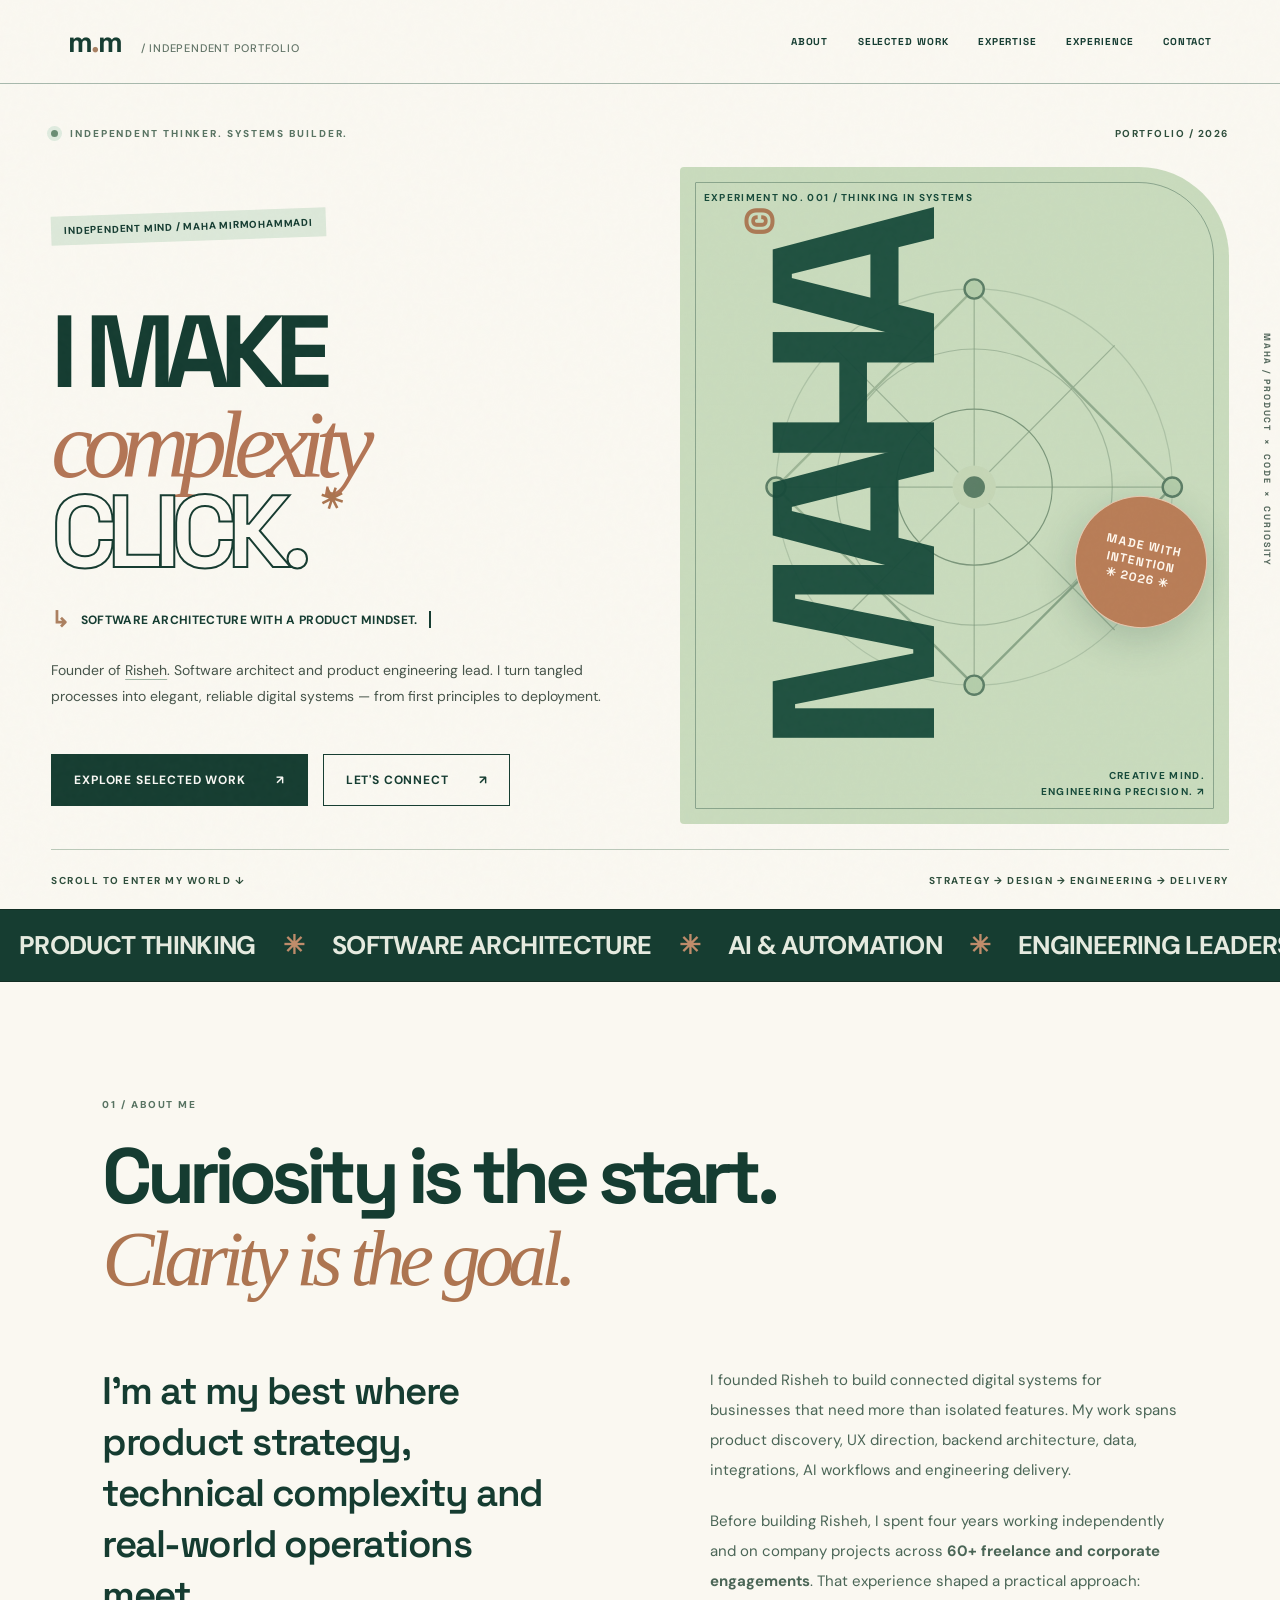
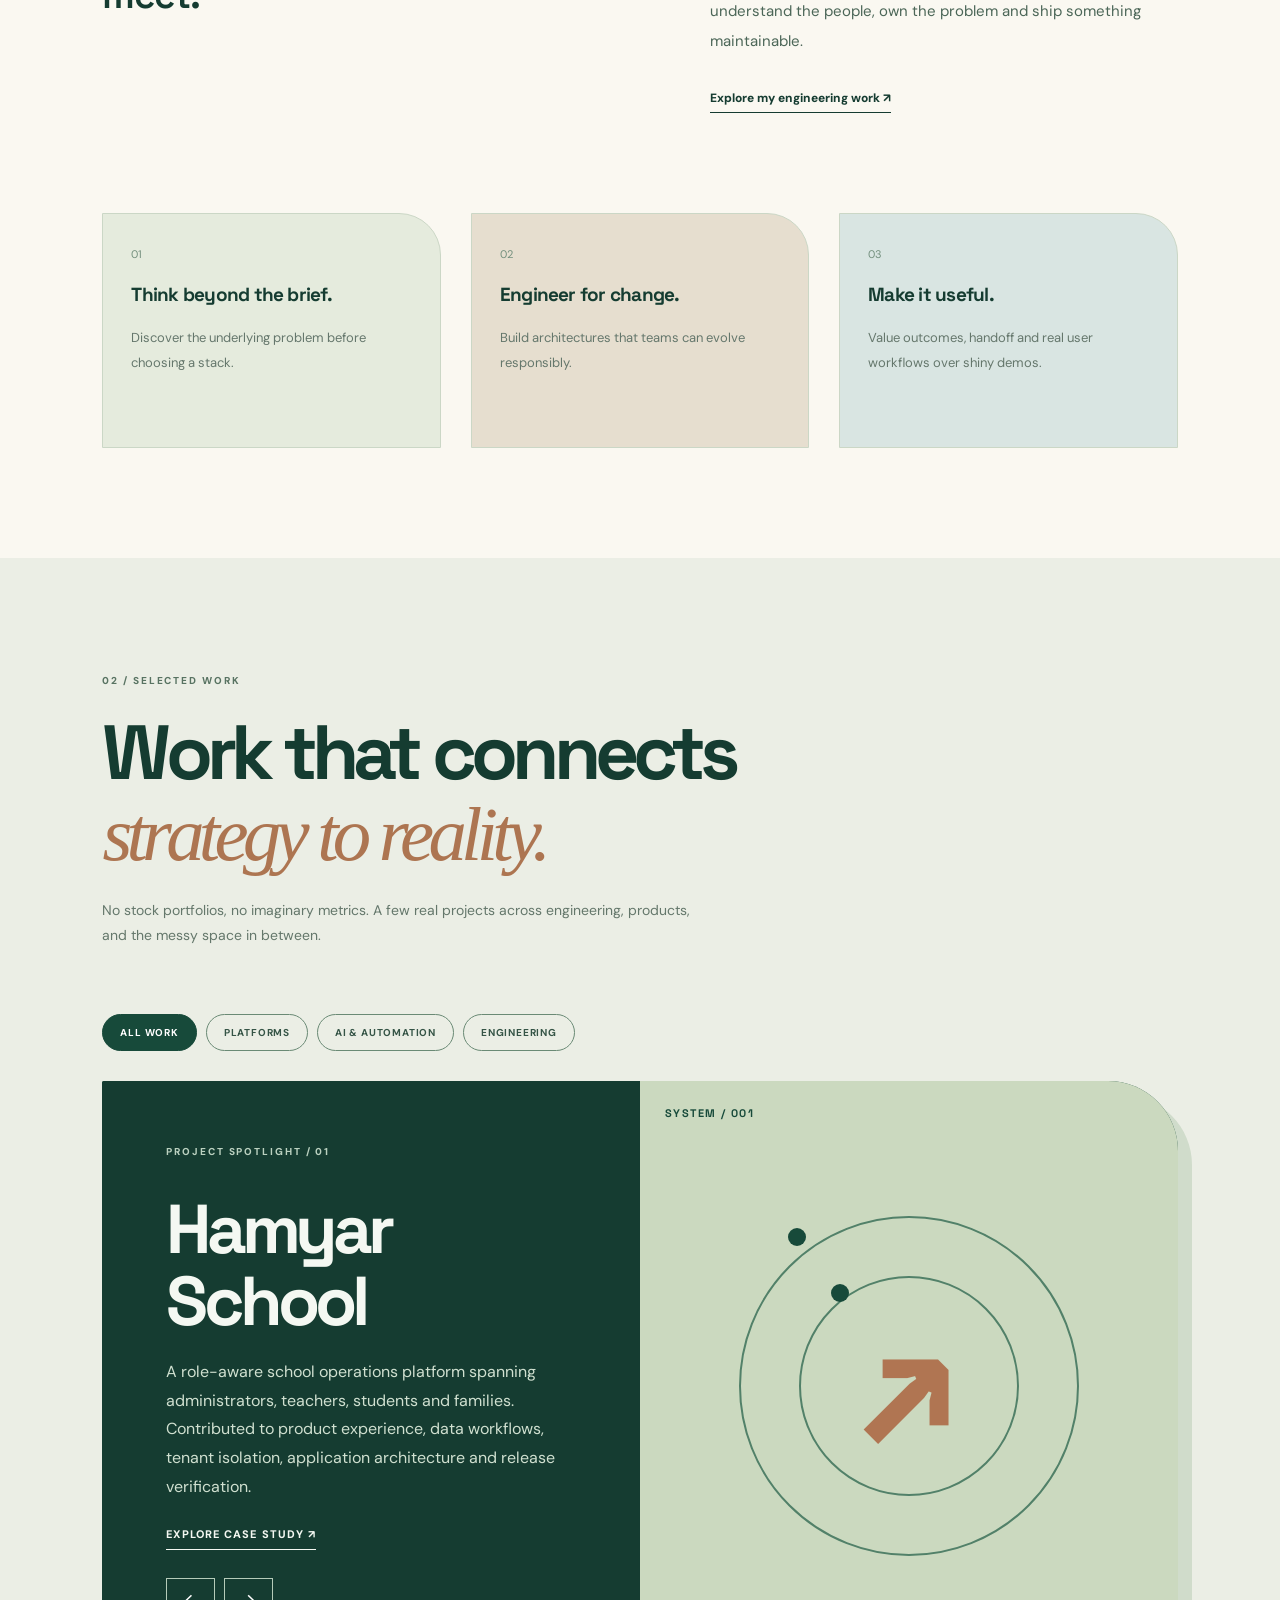
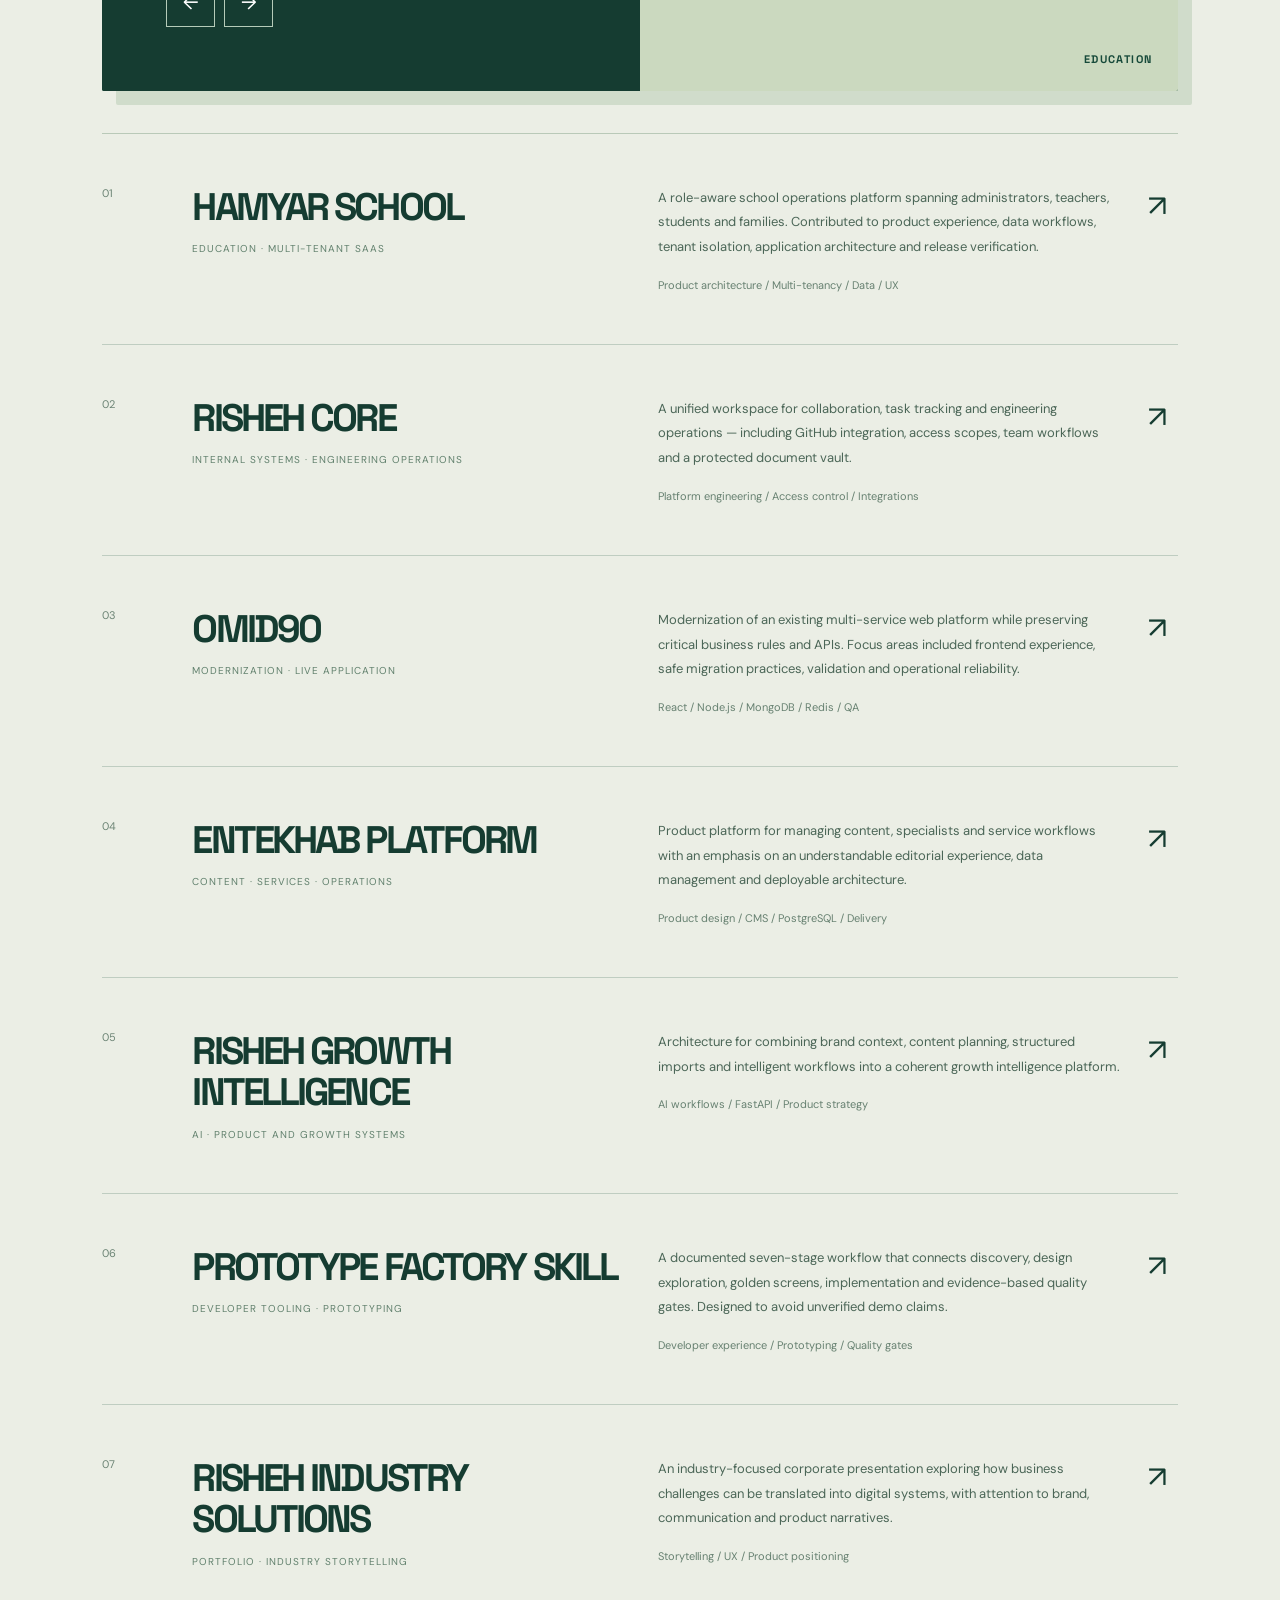
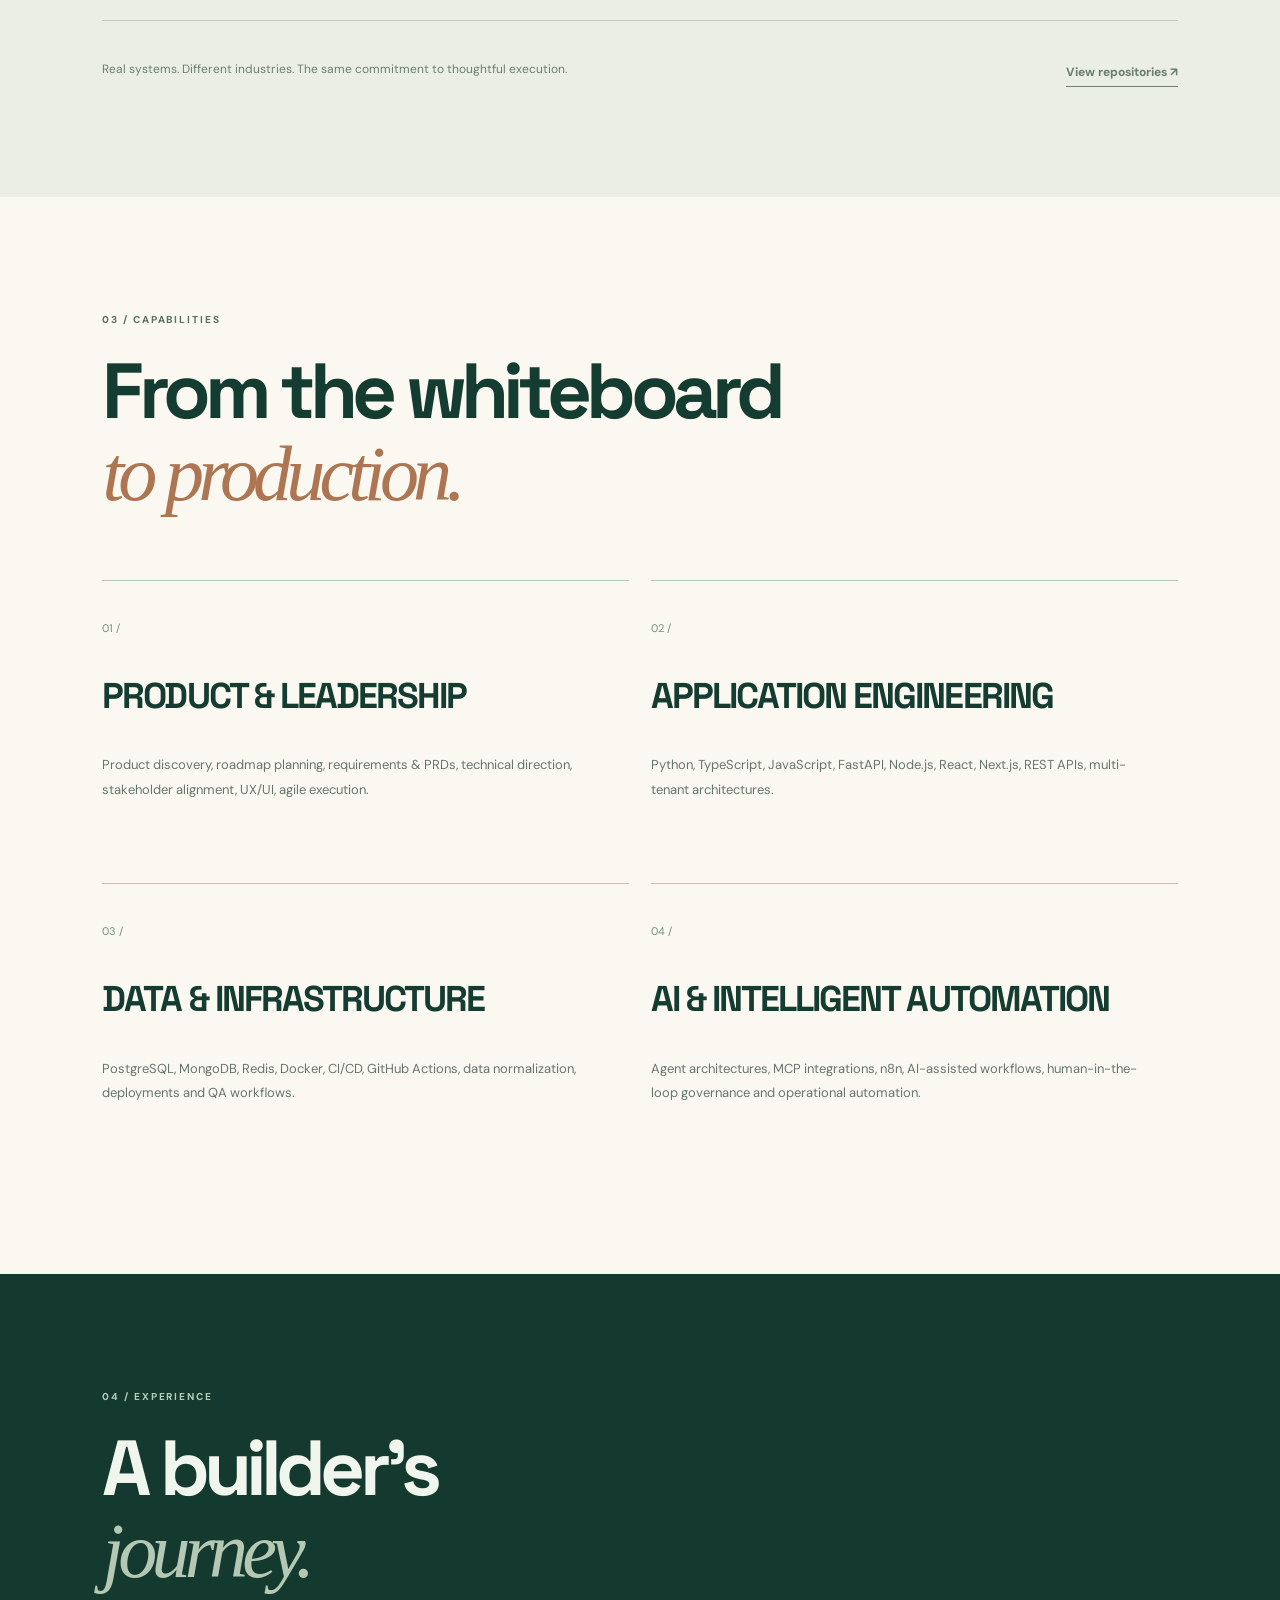
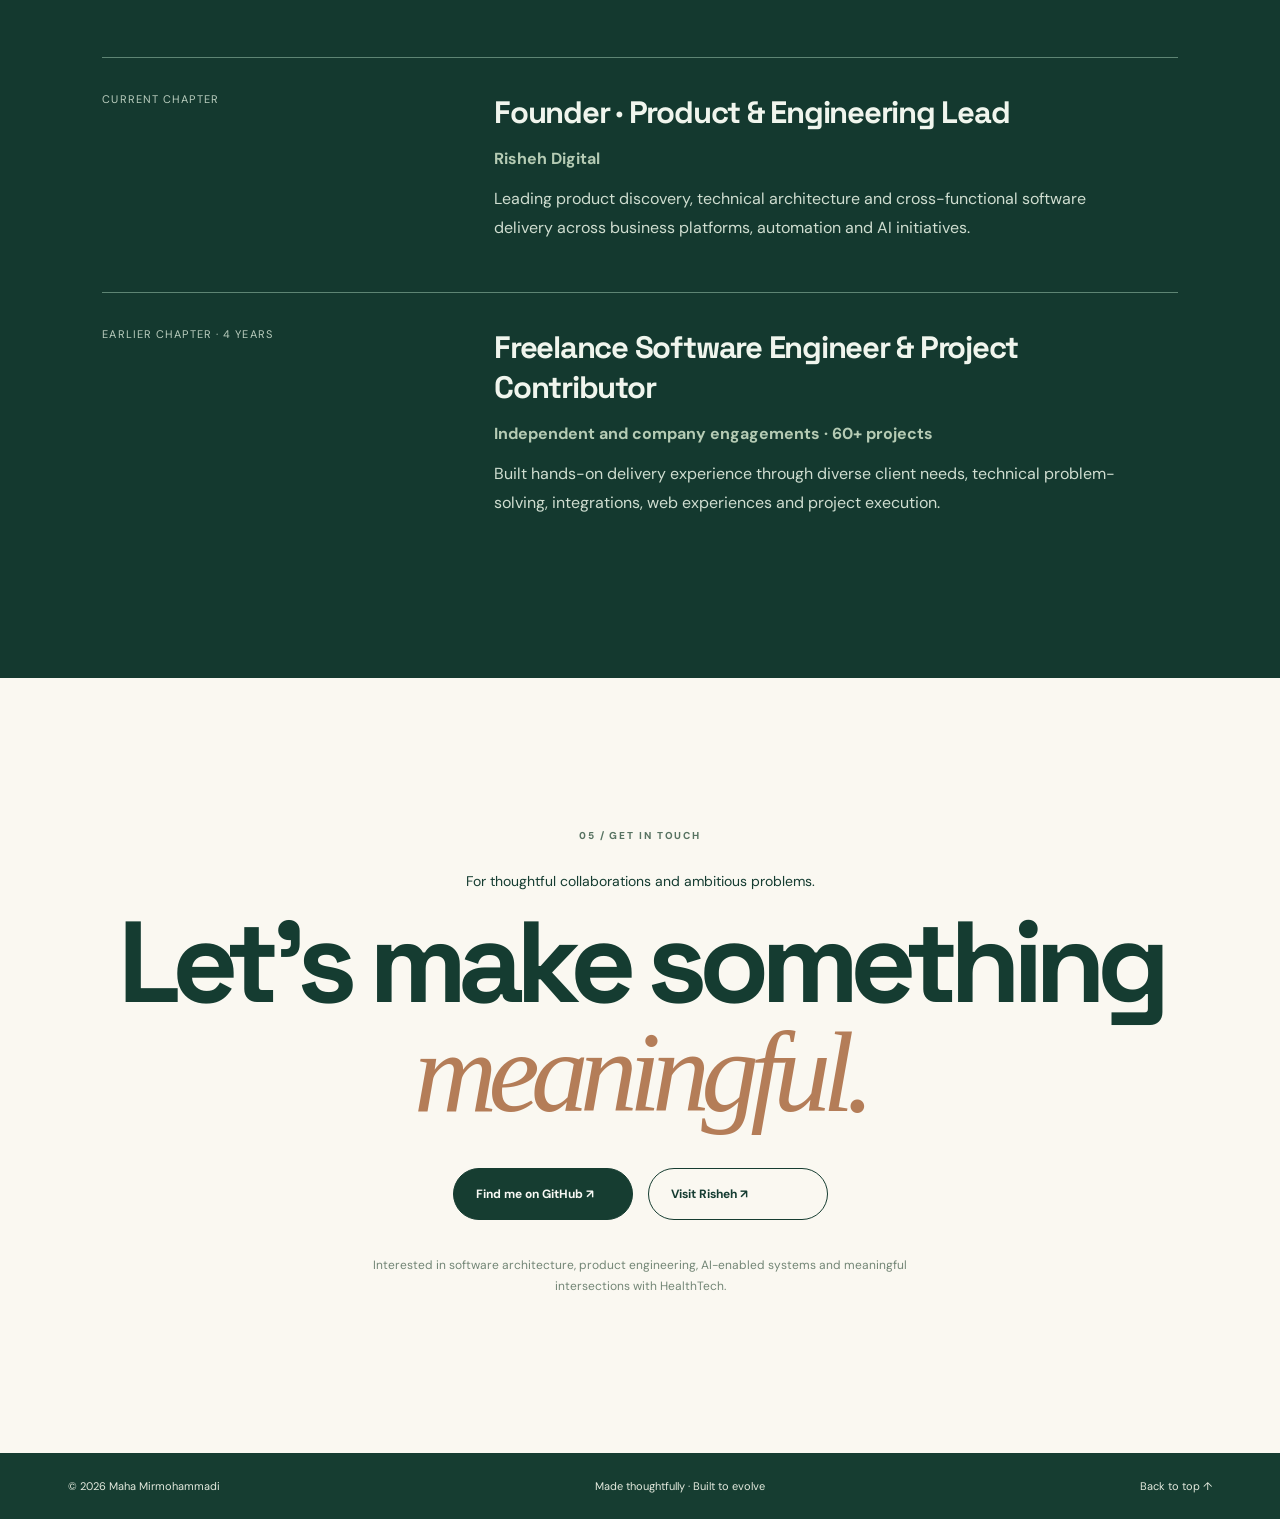
<file: docs/index.html>
<!doctype html>
<html lang="en"><head>
<meta charset="UTF-8"/><meta name="viewport" content="width=device-width,initial-scale=1"/>
<meta name="theme-color" content="#f7f7f3"/><meta name="description" content="Maha Mirmohammadi — software architect, product and engineering lead, founder of Risheh. Selected work across product systems, AI and automation."/>
<meta property="og:title" content="Maha Mirmohammadi — Product, Engineering & AI"/><meta property="og:description" content="A thoughtful portfolio of complex systems made useful."/>
<title>Maha Mirmohammadi — Architecting Useful Systems</title>
<link rel="icon" href="favicon.svg" type="image/svg+xml"/><link rel="stylesheet" href="styles-v4-20261013.css"/><link rel="stylesheet" href="styles-v5.css"/>
<script src="app-v4-20261013.js" defer></script></head><body><div class="grain" aria-hidden="true"></div><div class="side-mark" aria-hidden="true">MAHA / PRODUCT × CODE × CURIOSITY</div>
<a class="skip" href="#main">Skip to content</a>
<div id="progress" aria-hidden="true"></div><div class="page-intro" id="page-intro" aria-hidden="true"><span>MAHA<span class="intro-dot">.</span></span><small>IDEAS → SYSTEMS → IMPACT</small></div>
<header class="site-header"><a class="wordmark" href="#top" aria-label="Maha home">m<span class="wordmark-dot">.</span>m <span class="wordmark-line">/ independent portfolio</span></a>
<nav id="nav" aria-label="Main navigation"><a href="#about">About</a><a href="#work">Selected work</a><a href="#expertise">Expertise</a><a href="#journey">Experience</a><a href="#contact">Contact</a></nav>
<button id="menu" class="menu" type="button" aria-controls="nav" aria-expanded="false">Menu <span aria-hidden="true">↗</span></button></header>
<main id="main"><section id="top" class="hero section-shell">
<div class="hero-meta"><span class="eyebrow"><span class="status-dot"></span> INDEPENDENT THINKER. SYSTEMS BUILDER.</span><span class="hero-index">PORTFOLIO / 2026</span></div>
<div class="hero-grid"><div class="hero-copy">
<p class="hero-pretitle">INDEPENDENT MIND / MAHA MIRMOHAMMADI</p>
<h1>I MAKE<br/><em>complexity</em><br/><span class="outline">CLICK.</span><span class="micro-star" aria-hidden="true">✳</span></h1>
<div class="typing-row"><span class="prompt" aria-hidden="true">↳</span><span id="typewriter" aria-live="off">Software architecture with a product mindset.</span><span class="caret" aria-hidden="true"></span></div>
<p class="hero-description">Founder of <a href="https://www.rishehcompany.ir" target="_blank" rel="noopener noreferrer">Risheh</a>. Software architect and product engineering lead. I turn tangled processes into elegant, reliable digital systems — from first principles to deployment.</p>
<div class="hero-actions"><a class="btn btn-primary" href="#work">Explore selected work <span aria-hidden="true">↗</span></a><a class="btn btn-line" href="#contact">Let's connect <span aria-hidden="true">↗</span></a></div>
</div><div class="hero-visual creative-visual" aria-label="Abstract architectural lines and interconnecting nodes"><div class="visual-label">EXPERIMENT NO. 001 / THINKING IN SYSTEMS</div><div class="visual-marquee" aria-hidden="true">MAHA<span>©</span></div><svg viewBox="0 0 480 510" role="img" aria-label="Abstract interconnecting systems diagram"><defs><linearGradient id="g" x1="0" y1="0" x2="1" y2="1"><stop stop-color="#b6c8b7"/><stop offset="1" stop-color="#658777"/></linearGradient></defs><circle cx="245" cy="248" r="165" fill="none" stroke="#597967" opacity=".35"/><circle cx="245" cy="248" r="115" fill="none" stroke="#597967" opacity=".5"/><circle cx="245" cy="248" r="65" fill="none" stroke="#597967"/><path d="M80 248H410 M245 83V413 M127 130L362 367 M362 130L127 367" fill="none" stroke="#597967" opacity=".6"/><path d="M80 248L245 83L410 248L245 413Z" stroke="url(#g)" fill="none" stroke-width="2"/><circle cx="245" cy="248" r="18" fill="#f6f5f0"/><circle cx="245" cy="248" r="9" fill="#174a3a"/><g fill="#d3e4d3" stroke="#174a3a" stroke-width="2"><circle cx="245" cy="83" r="8"/><circle cx="410" cy="248" r="8"/><circle cx="245" cy="413" r="8"/><circle cx="80" cy="248" r="8"/></g></svg><div class="visual-number">CREATIVE MIND.<br>ENGINEERING PRECISION. ↗</div><div class="studio-stamp" aria-hidden="true"><span>MADE WITH<br>INTENTION<br>✳ 2026 ✳</span></div></div></div>
<div class="hero-foot"><span>SCROLL TO ENTER MY WORLD <span aria-hidden="true">↓</span></span><span>STRATEGY → DESIGN → ENGINEERING → DELIVERY</span></div></section>
<section class="ticker" aria-label="Areas of practice"><div>PRODUCT THINKING <i>✳</i> SOFTWARE ARCHITECTURE <i>✳</i> AI & AUTOMATION <i>✳</i> ENGINEERING LEADERSHIP <i>✳</i> HUMAN-CENTERED SYSTEMS <i>✳</i></div></section>
<section class="section-shell about" id="about"><div class="section-heading"><span class="eyebrow">01 / ABOUT ME</span><h2>Curiosity is the start.<br/><em>Clarity is the goal.</em></h2></div><div class="about-grid"><p class="lead">I'm at my best where product strategy, technical complexity and real-world operations meet.</p><div class="copy-column"><p>I founded Risheh to build connected digital systems for businesses that need more than isolated features. My work spans product discovery, UX direction, backend architecture, data, integrations, AI workflows and engineering delivery.</p><p>Before building Risheh, I spent four years working independently and on company projects across <strong>60+ freelance and corporate engagements</strong>. That experience shaped a practical approach: understand the people, own the problem and ship something maintainable.</p><a class="text-link" href="https://github.com/mahamirmh" target="_blank" rel="noopener noreferrer">Explore my engineering work ↗</a></div></div>
<div class="principles"><div><span>01</span><h3>Think beyond the brief.</h3><p>Discover the underlying problem before choosing a stack.</p></div><div><span>02</span><h3>Engineer for change.</h3><p>Build architectures that teams can evolve responsibly.</p></div><div><span>03</span><h3>Make it useful.</h3><p>Value outcomes, handoff and real user workflows over shiny demos.</p></div></div></section>
<section class="work-section" id="work"><div class="section-shell"><div class="section-heading"><span class="eyebrow">02 / SELECTED WORK</span><h2>Work that connects<br/><em>strategy to reality.</em></h2><p class="section-intro">No stock portfolios, no imaginary metrics. A few real projects across engineering, products, and the messy space in between.</p></div>
<div class="filters" role="group" aria-label="Filter projects"><button class="filter active" data-filter="all" aria-pressed="true">All work</button><button class="filter" data-filter="platform" aria-pressed="false">Platforms</button><button class="filter" data-filter="ai" aria-pressed="false">AI & automation</button><button class="filter" data-filter="engineering" aria-pressed="false">Engineering</button></div>
<div class="spotlight" id="spotlight" aria-label="Featured project spotlight"><div class="spotlight-copy"><span class="eyebrow">PROJECT SPOTLIGHT / <span id="spotlight-index">01</span></span><h3 id="spotlight-title">Hamyar School</h3><p id="spotlight-description">A connected platform for school communities.</p><a id="spotlight-link" href="case-studies/hamyar-school.html">EXPLORE CASE STUDY ↗</a><div class="spotlight-controls"><button type="button" id="spotlight-prev" aria-label="Previous featured project">←</button><button type="button" id="spotlight-next" aria-label="Next featured project">→</button></div></div><div class="spotlight-art" id="spotlight-art" aria-hidden="true"><span class="spotlight-art-label">SYSTEM / 001</span><span class="spotlight-art-type" id="spotlight-type">EDUCATION</span><div class="spotlight-orbit"></div><div class="spotlight-orbit orbit-two"></div><span class="spotlight-symbol">↗</span></div></div><div id="projects" class="project-list"></div>
<div class="work-footer"><span>Real systems. Different industries. The same commitment to thoughtful execution.</span><a class="text-link" href="https://github.com/mahamirmh?tab=repositories" target="_blank" rel="noopener noreferrer">View repositories ↗</a></div></div></section>
<section class="section-shell expertise" id="expertise"><div class="section-heading"><span class="eyebrow">03 / CAPABILITIES</span><h2>From the whiteboard<br/><em>to production.</em></h2></div>
<div class="capabilities"><div><span class="cap-num">01 /</span><h3>Product & leadership</h3><p>Product discovery, roadmap planning, requirements & PRDs, technical direction, stakeholder alignment, UX/UI, agile execution.</p></div><div><span class="cap-num">02 /</span><h3>Application engineering</h3><p>Python, TypeScript, JavaScript, FastAPI, Node.js, React, Next.js, REST APIs, multi-tenant architectures.</p></div><div><span class="cap-num">03 /</span><h3>Data & infrastructure</h3><p>PostgreSQL, MongoDB, Redis, Docker, CI/CD, GitHub Actions, data normalization, deployments and QA workflows.</p></div><div><span class="cap-num">04 /</span><h3>AI & intelligent automation</h3><p>Agent architectures, MCP integrations, n8n, AI-assisted workflows, human-in-the-loop governance and operational automation.</p></div></div></section>
<section class="journey-section" id="journey"><div class="section-shell"><div class="section-heading"><span class="eyebrow">04 / EXPERIENCE</span><h2>A builder's<br/><em>journey.</em></h2></div><div class="timeline"><article><span class="timeline-tag">CURRENT CHAPTER</span><div><h3>Founder · Product & Engineering Lead</h3><p class="timeline-company">Risheh Digital</p><p>Leading product discovery, technical architecture and cross-functional software delivery across business platforms, automation and AI initiatives.</p></div></article><article><span class="timeline-tag">EARLIER CHAPTER · 4 YEARS</span><div><h3>Freelance Software Engineer & Project Contributor</h3><p class="timeline-company">Independent and company engagements · 60+ projects</p><p>Built hands-on delivery experience through diverse client needs, technical problem-solving, integrations, web experiences and project execution.</p></div></article></div></div></section>
<section class="contact-section section-shell" id="contact"><span class="eyebrow">05 / GET IN TOUCH</span><p class="contact-pretitle">For thoughtful collaborations and ambitious problems.</p><h2>Let's make something<br/><em>meaningful.</em></h2><div class="contact-links"><a class="btn btn-primary" href="https://github.com/mahamirmh" target="_blank" rel="noopener noreferrer">Find me on GitHub ↗</a><a class="btn btn-line" href="https://www.rishehcompany.ir" target="_blank" rel="noopener noreferrer">Visit Risheh ↗</a></div><p class="contact-note">Interested in software architecture, product engineering, AI-enabled systems and meaningful intersections with HealthTech.</p></section></main>
<footer class="footer"><span>© <span id="year">2026</span> Maha Mirmohammadi</span><span>Made thoughtfully · Built to evolve</span><a href="#top">Back to top ↑</a></footer>
</body></html>
</file>
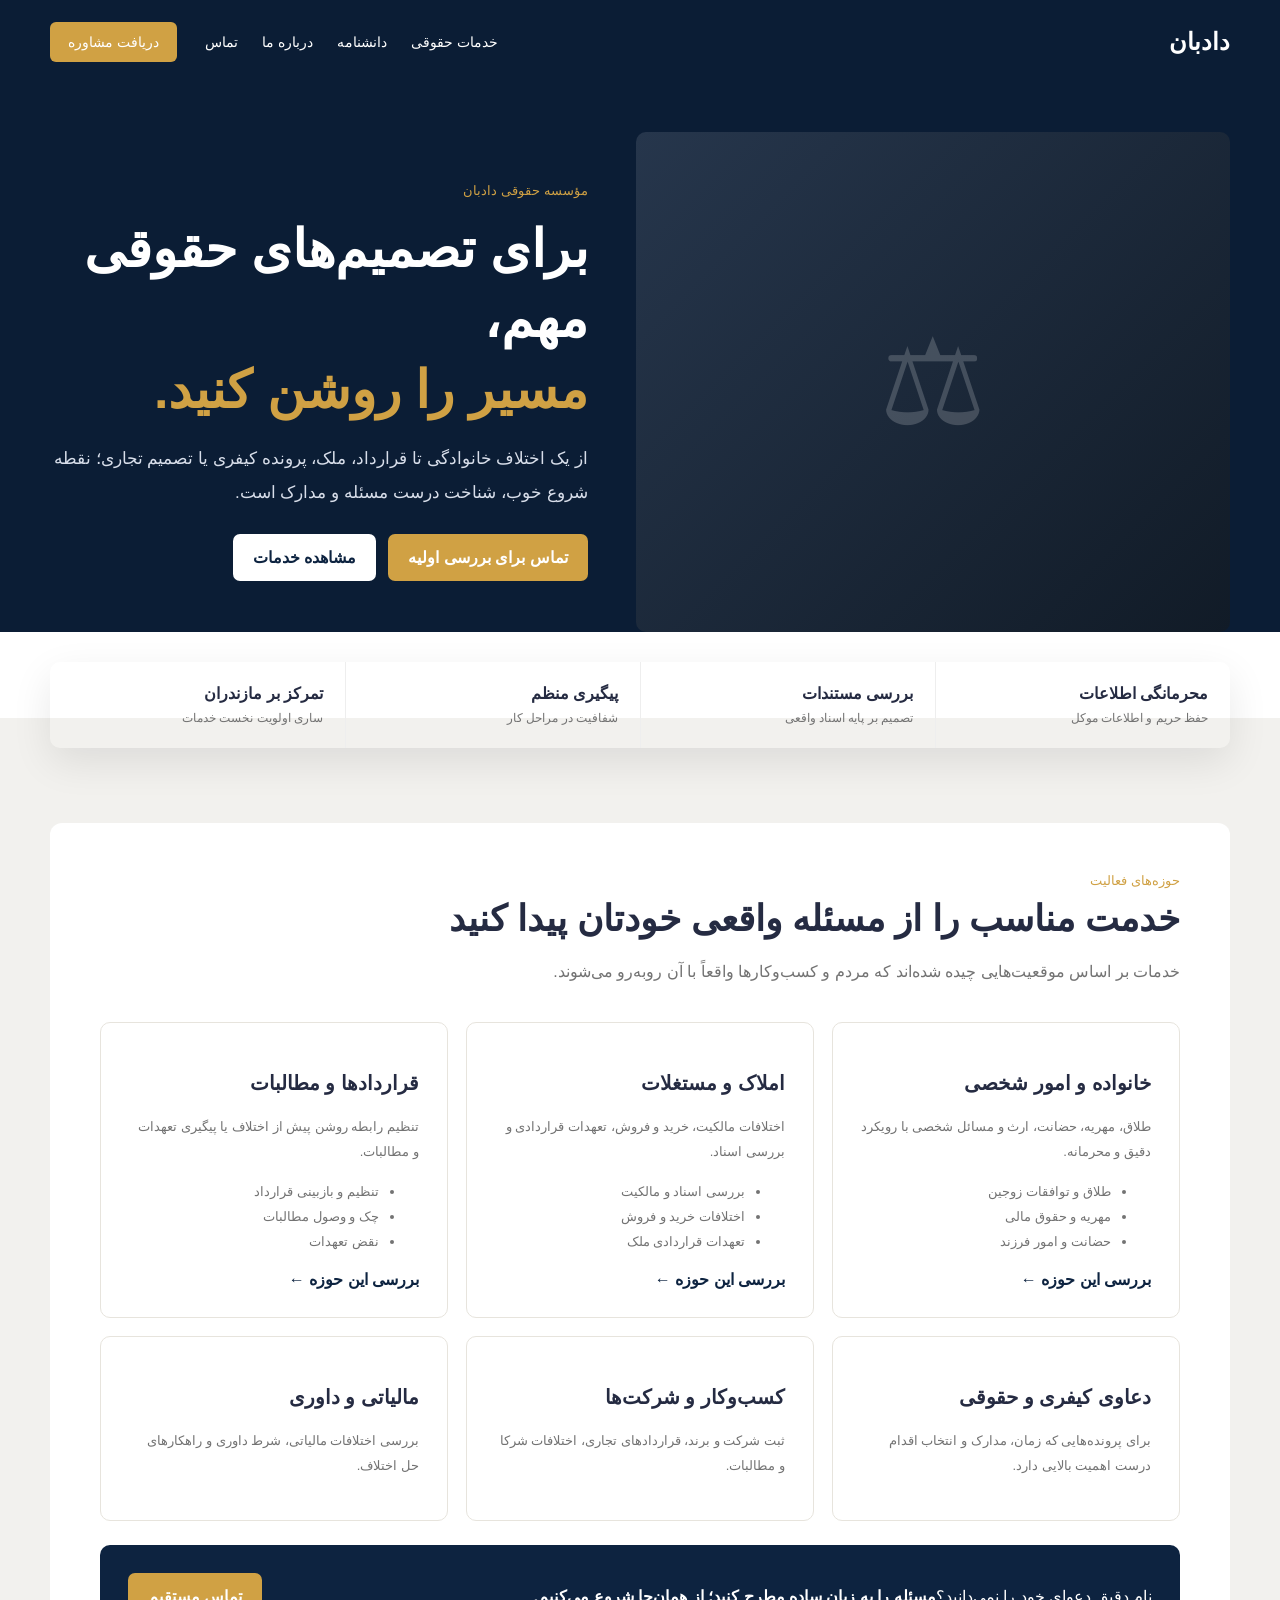
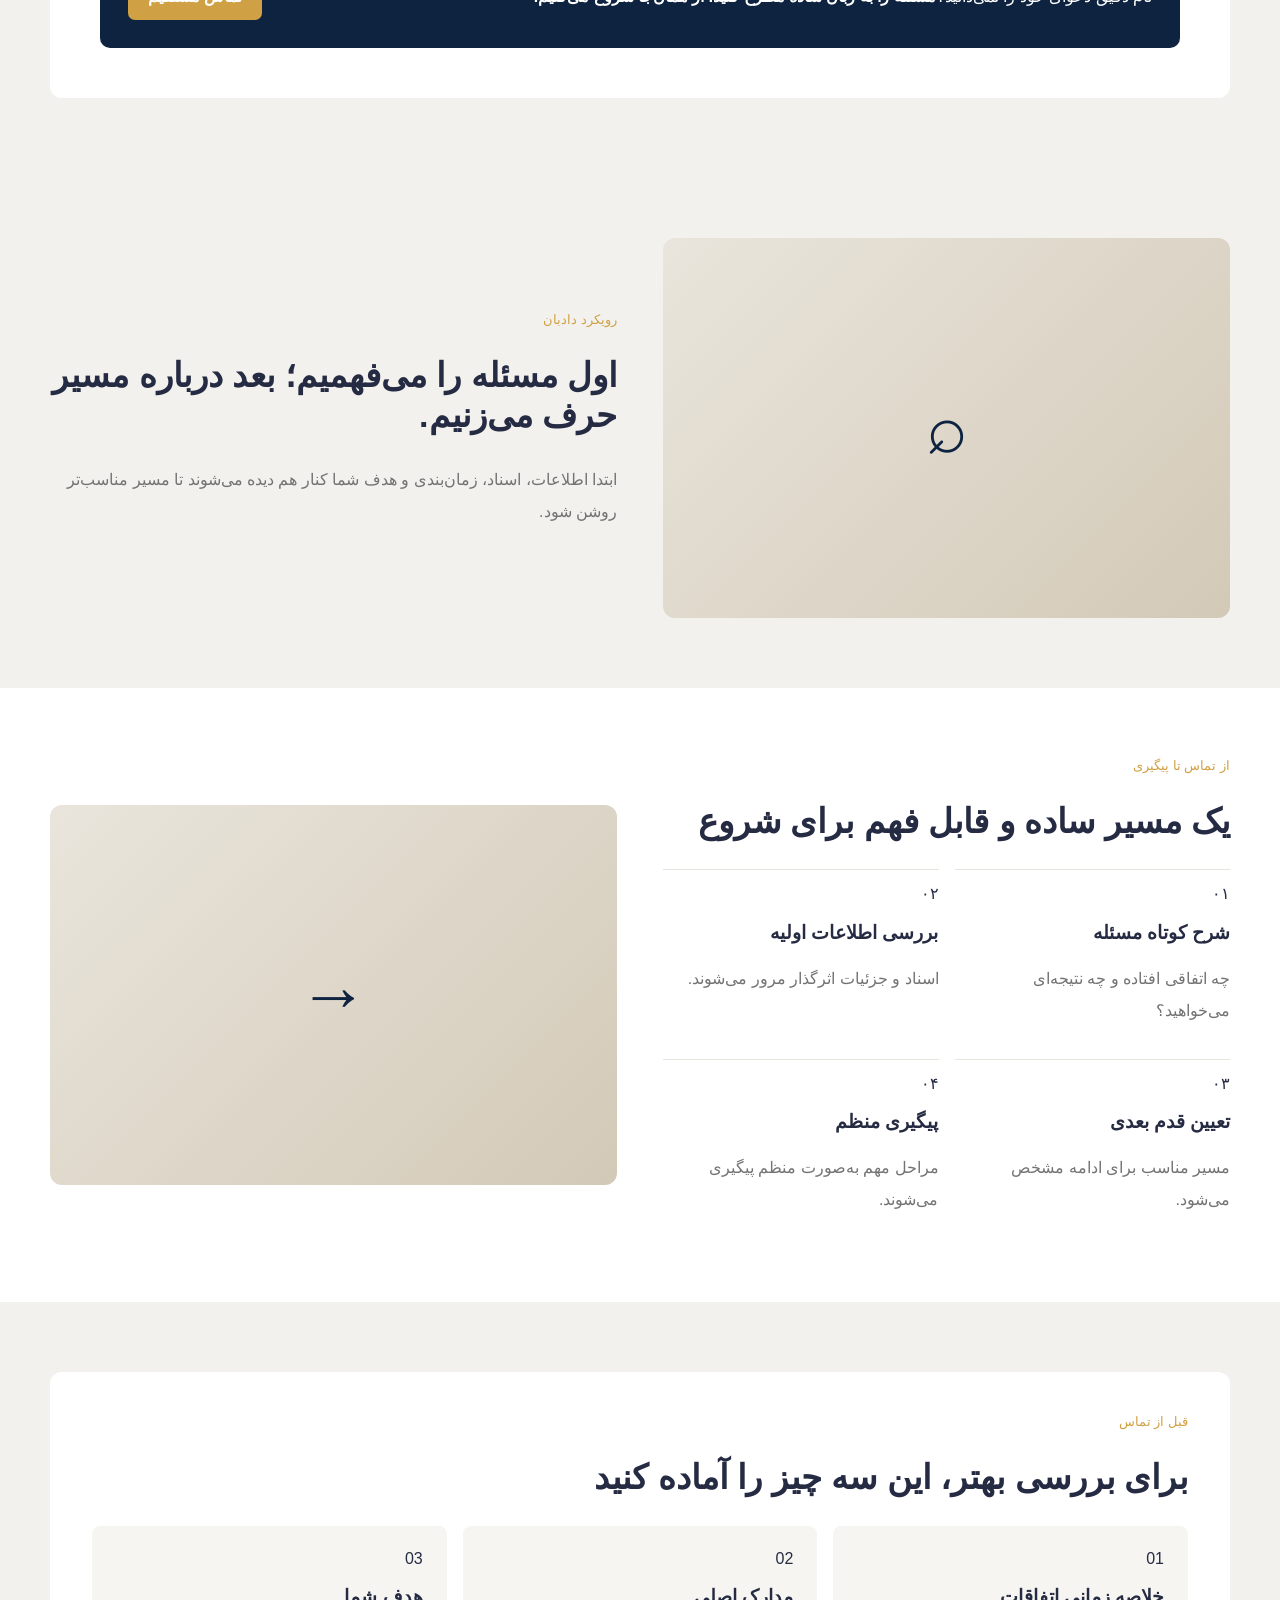
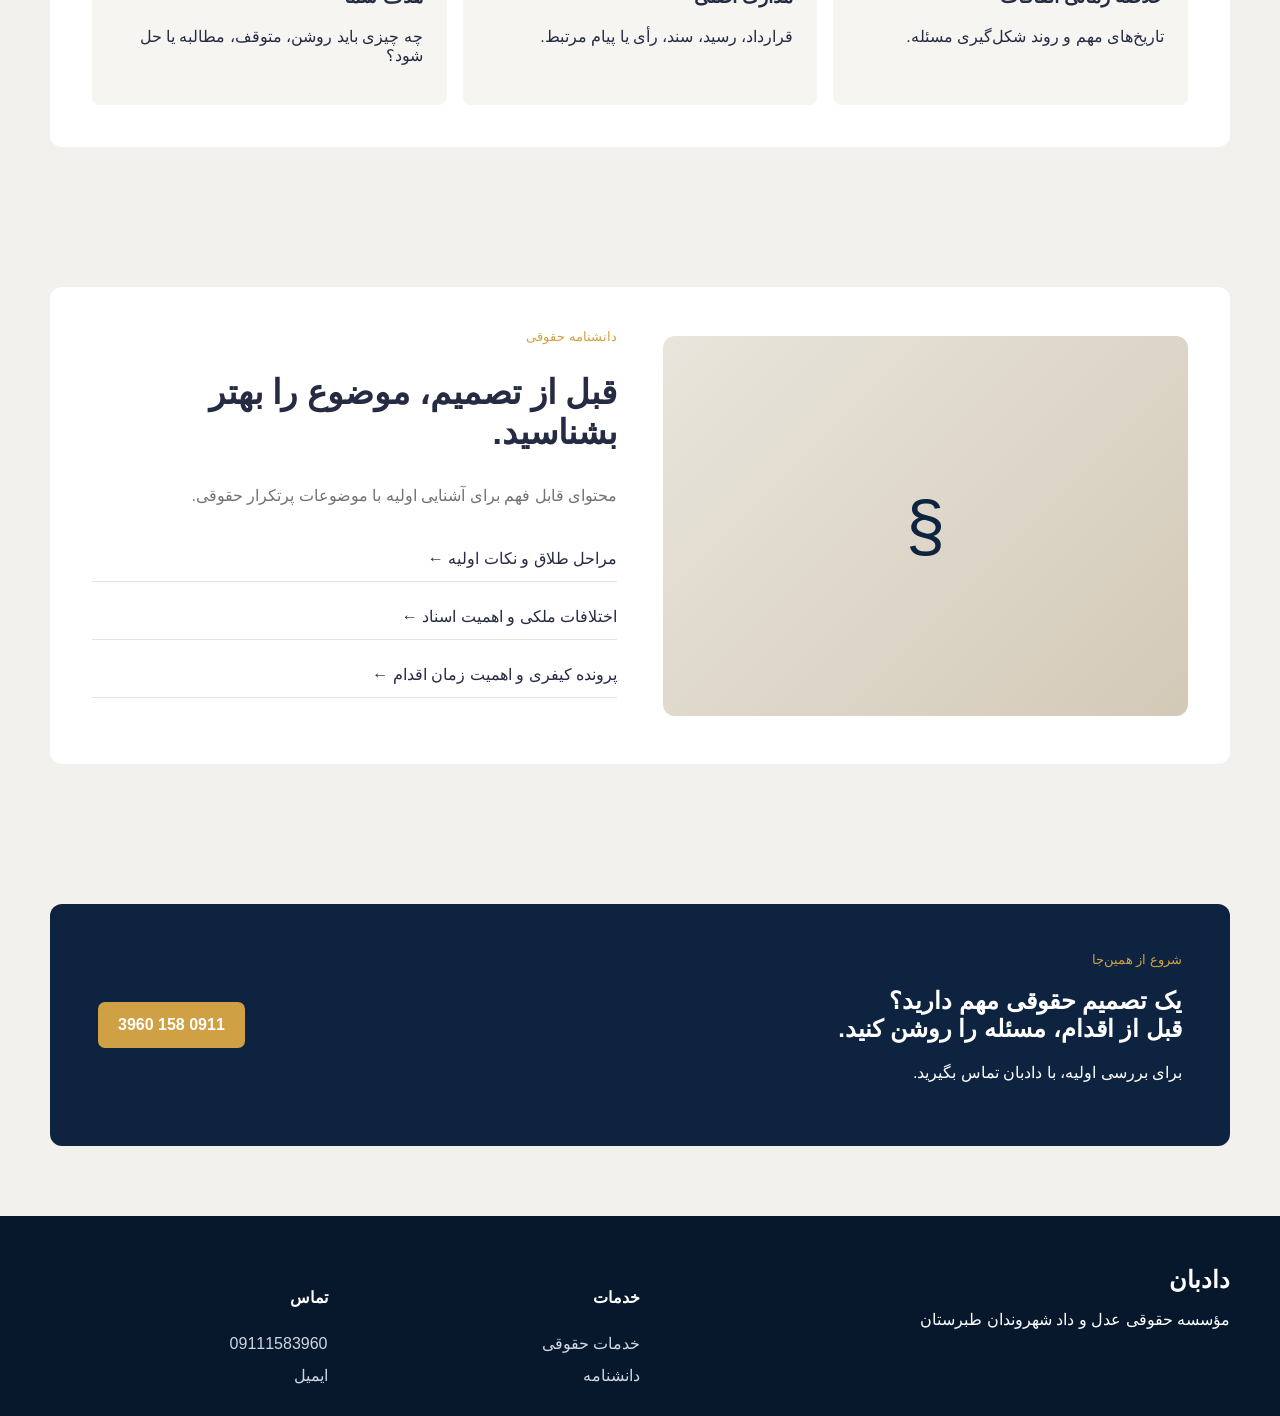
<file: dadban-base44-import.html>
<!doctype html><html lang="fa" dir="rtl"><head><meta charset="utf-8"><meta name="viewport" content="width=device-width,initial-scale=1"><title>دادبان | راهکار حقوقی روشن</title><style>:root{--navy:#0d2340;--gold:#d0a144;--ink:#252b42;--muted:#737373;--soft:#f6f5f2;--white:#fff;--line:#e7e4dd}*{box-sizing:border-box}body{margin:0;font-family:Tahoma,Arial,sans-serif;background:#f2f1ee;color:var(--ink);direction:rtl}.container,.nav-wrap,.hero-inner,.stats-shell{width:min(1180px,calc(100% - 40px));margin:auto}.site-header{background:#0b1d35;color:#fff;position:sticky;top:0;z-index:20}.nav-wrap{height:84px;display:flex;align-items:center;gap:28px}.brand{color:#fff;text-decoration:none;margin-left:auto;font-size:24px;font-weight:700}.nav{display:flex;gap:24px}.nav a,.header-actions a{color:#fff;text-decoration:none;font-size:14px}.header-actions{display:flex;gap:10px}.primary,.btn.gold{background:var(--gold);color:#fff!important}.primary{padding:12px 18px;border-radius:6px}.menu-toggle{display:none}.hero{padding:48px 0 0;background:#0b1d35;color:#fff}.hero-inner{display:grid;grid-template-columns:1.05fr .95fr;gap:48px;align-items:center}.hero-media{position:relative;border-radius:10px;overflow:hidden;min-height:500px;background:linear-gradient(135deg,#26364c,#111b27)}.hero-media:before{content:'⚖';position:absolute;inset:0;display:grid;place-items:center;font-size:120px;opacity:.18}.hero-copy h1{font-size:52px;line-height:1.35;margin:16px 0}.hero-copy h1 span{color:var(--gold)}.hero-copy p{font-size:17px;line-height:2;color:#d8deea}.hero-actions{display:flex;gap:12px;margin-top:24px}.btn{display:inline-flex;align-items:center;justify-content:center;text-decoration:none;padding:14px 20px;border-radius:7px;font-weight:700}.btn.light{background:#fff;color:var(--navy)}.stats-bar{background:#fff}.stats-shell{transform:translateY(30px);display:grid;grid-template-columns:repeat(4,1fr);box-shadow:0 14px 40px rgba(0,0,0,.09);border-radius:10px;overflow:hidden}.stat-item{padding:22px;border-left:1px solid #eee}.stat-item:last-child{border-left:0}.stat-item strong{display:block;margin-bottom:5px}.stat-item span{font-size:12px;color:var(--muted)}.section{padding:105px 0 70px}.services-shell{background:#fff;border-radius:12px;padding:50px}.section-kicker{color:var(--gold);font-size:13px}.section-title{font-size:36px;margin:10px 0}.section-lead{max-width:760px;color:var(--muted);line-height:2}.service-cards{display:grid;grid-template-columns:repeat(3,1fr);gap:18px;margin-top:34px}.service-card{padding:28px;border:1px solid var(--line);border-radius:10px;background:#fff}.service-card h3{font-size:20px}.service-card p,.service-card li{font-size:13px;line-height:1.9;color:var(--muted)}.service-link{color:var(--navy);font-weight:700;text-decoration:none}.services-cta{margin-top:24px;background:var(--navy);color:#fff;padding:28px;border-radius:10px;display:flex;align-items:center;justify-content:space-between;gap:20px}.story-section,.process-section,.prepared-section,.knowledge-feature,.final-cta{padding:70px 0}.story-grid,.process-shell,.knowledge-feature-grid{display:grid;grid-template-columns:1fr 1fr;gap:46px;align-items:center}.story-visual,.process-visual,.knowledge-art{min-height:380px;border-radius:12px;background:linear-gradient(135deg,#e9e5dc,#d3c9b7);display:grid;place-items:center;color:var(--navy);font-size:70px}.story-copy h2,.process-copy h2,.knowledge-copy h2,.prepared-shell h2{font-size:34px}.story-copy p,.process-copy p,.knowledge-copy p{line-height:2;color:var(--muted)}.process-section{background:#fff}.process-steps{display:grid;grid-template-columns:1fr 1fr;gap:16px}.process-steps>div{border-top:1px solid var(--line);padding-top:14px}.prepared-shell{background:#fff;border-radius:12px;padding:42px}.prepared-grid{display:grid;grid-template-columns:repeat(3,1fr);gap:16px}.prepared-grid article{padding:24px;background:var(--soft);border-radius:8px}.knowledge-feature-grid{background:#fff;padding:42px;border-radius:12px}.knowledge-links{display:grid;gap:12px;margin:24px 0}.knowledge-links a{padding:13px 0;border-bottom:1px solid var(--line);text-decoration:none;color:var(--ink)}.final-cta-box{background:var(--navy);color:#fff;border-radius:12px;padding:48px;display:flex;align-items:center;justify-content:space-between;gap:32px}.footer{background:#08182c;color:#fff;padding:50px 0 24px}.footer-top{display:grid;grid-template-columns:2fr 1fr 1fr;gap:35px}.footer a{color:#cfd7e3;text-decoration:none;line-height:2}@media(max-width:900px){.nav,.header-actions{display:none}.menu-toggle{display:block}.hero-inner,.story-grid,.process-shell,.knowledge-feature-grid{grid-template-columns:1fr}.hero-copy h1{font-size:40px}.stats-shell,.service-cards,.prepared-grid{grid-template-columns:1fr 1fr}}@media(max-width:600px){.container,.nav-wrap,.hero-inner,.stats-shell{width:min(100% - 24px,1180px)}.hero-copy h1{font-size:34px}.stats-shell,.service-cards,.prepared-grid,.process-steps{grid-template-columns:1fr}.services-shell,.prepared-shell,.knowledge-feature-grid,.final-cta-box{padding:24px}.final-cta-box,.services-cta{flex-direction:column;align-items:flex-start}.footer-top{grid-template-columns:1fr}}</style></head><body><header class="site-header"><div class="nav-wrap"><a class="brand" href="#">دادبان</a><nav class="nav"><a href="#services">خدمات حقوقی</a><a href="#knowledge">دانشنامه</a><a href="#about">درباره ما</a><a href="#contact">تماس</a></nav><button class="menu-toggle" aria-label="منو">☰</button><div class="header-actions"><a class="primary" href="tel:09111583960">دریافت مشاوره</a></div></div></header><main><section class="hero"><div class="hero-inner"><div class="hero-media"></div><div class="hero-copy"><div class="section-kicker">مؤسسه حقوقی دادبان</div><h1>برای تصمیم‌های حقوقی مهم،<br><span>مسیر را روشن کنید.</span></h1><p>از یک اختلاف خانوادگی تا قرارداد، ملک، پرونده کیفری یا تصمیم تجاری؛ نقطه شروع خوب، شناخت درست مسئله و مدارک است.</p><div class="hero-actions"><a class="btn gold" href="tel:09111583960">تماس برای بررسی اولیه</a><a class="btn light" href="#services">مشاهده خدمات</a></div></div></div></section><section class="stats-bar"><div class="stats-shell"><div class="stat-item"><strong>محرمانگی اطلاعات</strong><span>حفظ حریم و اطلاعات موکل</span></div><div class="stat-item"><strong>بررسی مستندات</strong><span>تصمیم بر پایه اسناد واقعی</span></div><div class="stat-item"><strong>پیگیری منظم</strong><span>شفافیت در مراحل کار</span></div><div class="stat-item"><strong>تمرکز بر مازندران</strong><span>ساری اولویت نخست خدمات</span></div></div></section><section id="services" class="section"><div class="container services-shell"><div class="section-kicker">حوزه‌های فعالیت</div><h2 class="section-title">خدمت مناسب را از مسئله واقعی خودتان پیدا کنید</h2><p class="section-lead">خدمات بر اساس موقعیت‌هایی چیده شده‌اند که مردم و کسب‌وکارها واقعاً با آن روبه‌رو می‌شوند.</p><div class="service-cards"><article class="service-card"><h3>خانواده و امور شخصی</h3><p>طلاق، مهریه، حضانت، ارث و مسائل شخصی با رویکرد دقیق و محرمانه.</p><ul><li>طلاق و توافقات زوجین</li><li>مهریه و حقوق مالی</li><li>حضانت و امور فرزند</li></ul><a class="service-link" href="#contact">بررسی این حوزه ←</a></article><article class="service-card"><h3>املاک و مستغلات</h3><p>اختلافات مالکیت، خرید و فروش، تعهدات قراردادی و بررسی اسناد.</p><ul><li>بررسی اسناد و مالکیت</li><li>اختلافات خرید و فروش</li><li>تعهدات قراردادی ملک</li></ul><a class="service-link" href="#contact">بررسی این حوزه ←</a></article><article class="service-card"><h3>قراردادها و مطالبات</h3><p>تنظیم رابطه روشن پیش از اختلاف یا پیگیری تعهدات و مطالبات.</p><ul><li>تنظیم و بازبینی قرارداد</li><li>چک و وصول مطالبات</li><li>نقض تعهدات</li></ul><a class="service-link" href="#contact">بررسی این حوزه ←</a></article><article class="service-card"><h3>دعاوی کیفری و حقوقی</h3><p>برای پرونده‌هایی که زمان، مدارک و انتخاب اقدام درست اهمیت بالایی دارد.</p></article><article class="service-card"><h3>کسب‌وکار و شرکت‌ها</h3><p>ثبت شرکت و برند، قراردادهای تجاری، اختلافات شرکا و مطالبات.</p></article><article class="service-card"><h3>مالیاتی و داوری</h3><p>بررسی اختلافات مالیاتی، شرط داوری و راهکارهای حل اختلاف.</p></article></div><div class="services-cta"><div><span>نام دقیق دعوای خود را نمی‌دانید؟</span><strong>مسئله را به زبان ساده مطرح کنید؛ از همان‌جا شروع می‌کنیم.</strong></div><a class="btn gold" href="tel:09111583960">تماس مستقیم</a></div></div></section><section id="about" class="story-section"><div class="container story-grid"><div class="story-visual">⌕</div><div class="story-copy"><div class="section-kicker">رویکرد دادبان</div><h2>اول مسئله را می‌فهمیم؛ بعد درباره مسیر حرف می‌زنیم.</h2><p>ابتدا اطلاعات، اسناد، زمان‌بندی و هدف شما کنار هم دیده می‌شوند تا مسیر مناسب‌تر روشن شود.</p></div></div></section><section class="process-section"><div class="container process-shell"><div class="process-copy"><div class="section-kicker">از تماس تا پیگیری</div><h2>یک مسیر ساده و قابل فهم برای شروع</h2><div class="process-steps"><div><span>۰۱</span><h3>شرح کوتاه مسئله</h3><p>چه اتفاقی افتاده و چه نتیجه‌ای می‌خواهید؟</p></div><div><span>۰۲</span><h3>بررسی اطلاعات اولیه</h3><p>اسناد و جزئیات اثرگذار مرور می‌شوند.</p></div><div><span>۰۳</span><h3>تعیین قدم بعدی</h3><p>مسیر مناسب برای ادامه مشخص می‌شود.</p></div><div><span>۰۴</span><h3>پیگیری منظم</h3><p>مراحل مهم به‌صورت منظم پیگیری می‌شوند.</p></div></div></div><div class="process-visual">→</div></div></section><section class="prepared-section"><div class="container prepared-shell"><div class="section-kicker">قبل از تماس</div><h2>برای بررسی بهتر، این سه چیز را آماده کنید</h2><div class="prepared-grid"><article><span>01</span><h3>خلاصه زمانی اتفاقات</h3><p>تاریخ‌های مهم و روند شکل‌گیری مسئله.</p></article><article><span>02</span><h3>مدارک اصلی</h3><p>قرارداد، رسید، سند، رأی یا پیام مرتبط.</p></article><article><span>03</span><h3>هدف شما</h3><p>چه چیزی باید روشن، متوقف، مطالبه یا حل شود؟</p></article></div></div></section><section id="knowledge" class="knowledge-feature"><div class="container knowledge-feature-grid"><div class="knowledge-art">§</div><div class="knowledge-copy"><div class="section-kicker">دانشنامه حقوقی</div><h2>قبل از تصمیم، موضوع را بهتر بشناسید.</h2><p>محتوای قابل فهم برای آشنایی اولیه با موضوعات پرتکرار حقوقی.</p><div class="knowledge-links"><a href="#">مراحل طلاق و نکات اولیه ←</a><a href="#">اختلافات ملکی و اهمیت اسناد ←</a><a href="#">پرونده کیفری و اهمیت زمان اقدام ←</a></div></div></div></section><section id="contact" class="final-cta"><div class="container final-cta-box"><div><div class="section-kicker">شروع از همین‌جا</div><h2>یک تصمیم حقوقی مهم دارید؟<br>قبل از اقدام، مسئله را روشن کنید.</h2><p>برای بررسی اولیه، با دادبان تماس بگیرید.</p></div><a class="btn gold" href="tel:09111583960">0911 158 3960</a></div></section></main><footer class="footer"><div class="container"><div class="footer-top"><div><strong style="font-size:24px">دادبان</strong><p>مؤسسه حقوقی عدل و داد شهروندان طبرستان</p></div><div><h4>خدمات</h4><a href="#services">خدمات حقوقی</a><br><a href="#knowledge">دانشنامه</a></div><div><h4>تماس</h4><a href="tel:09111583960">09111583960</a><br><a href="mailto:mehdiii.faghaniii@gmail.com">ایمیل</a></div></div></div></footer></body></html>
</file>
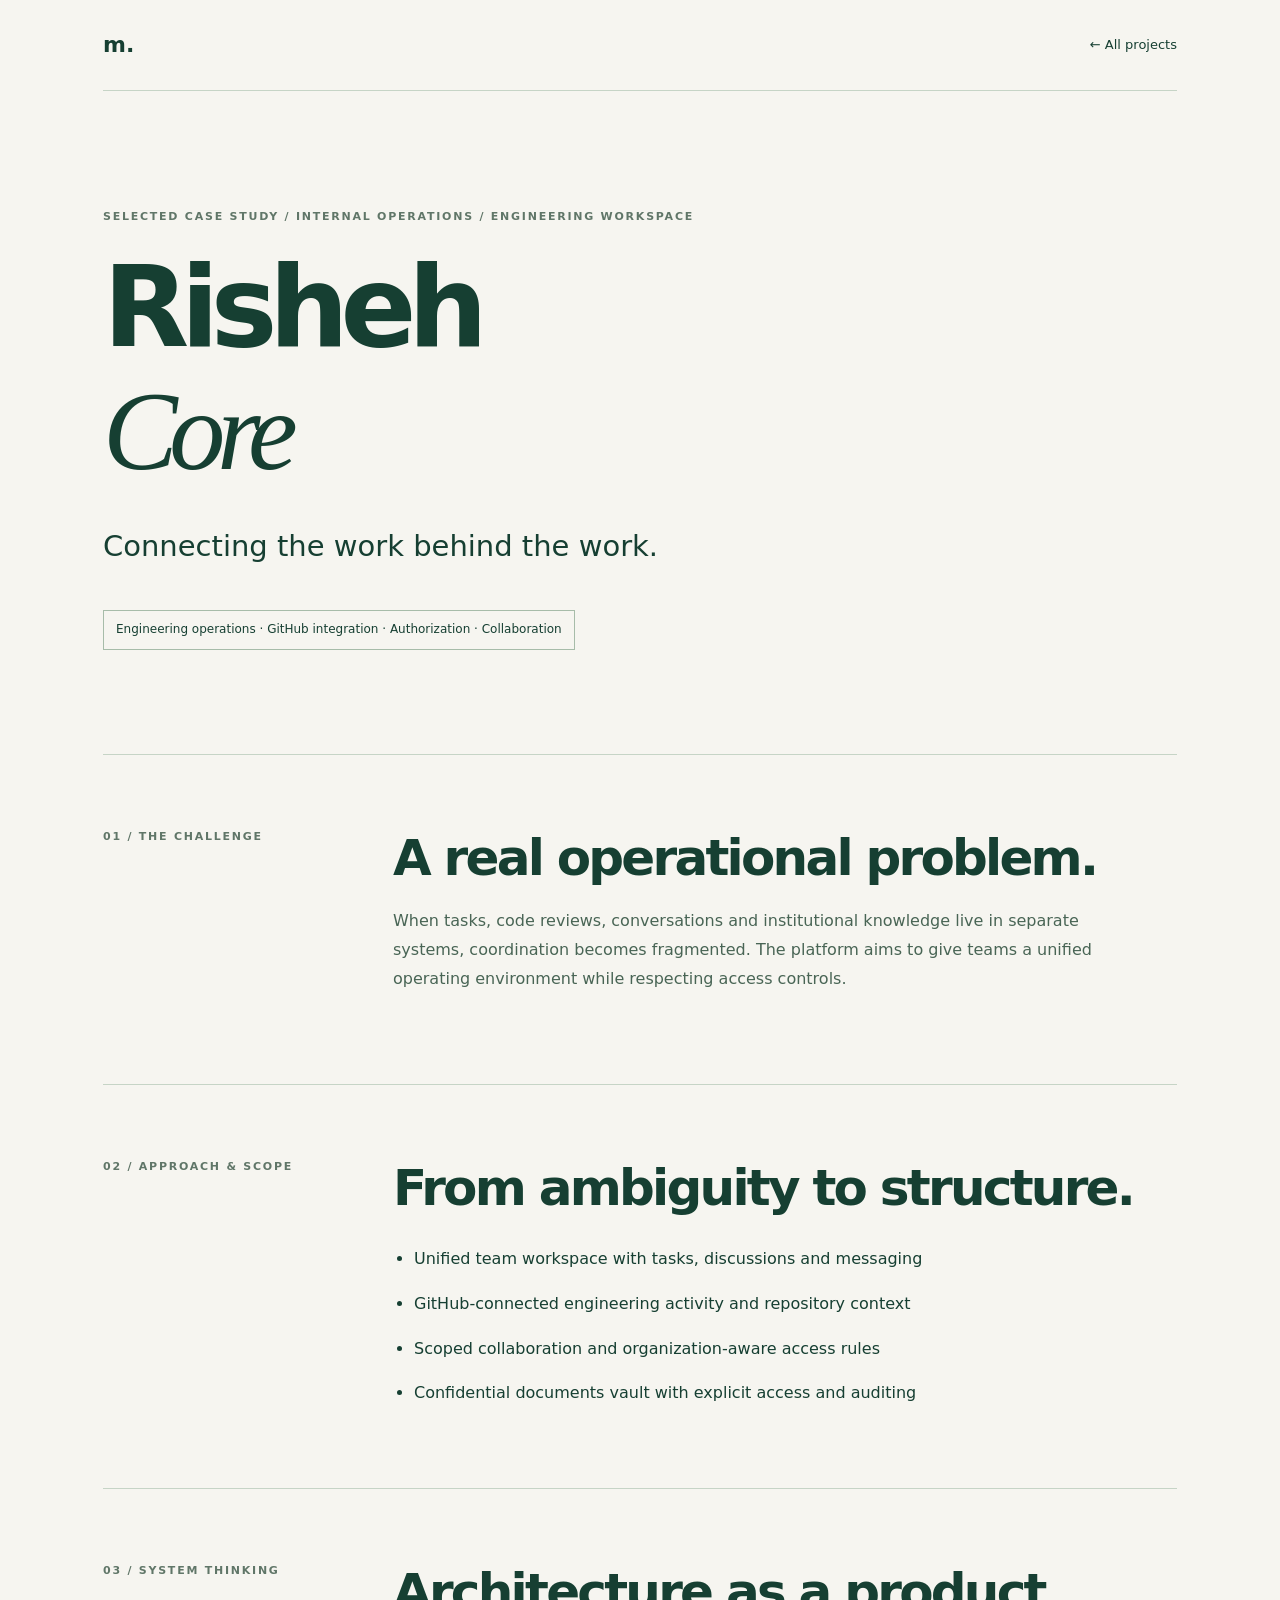
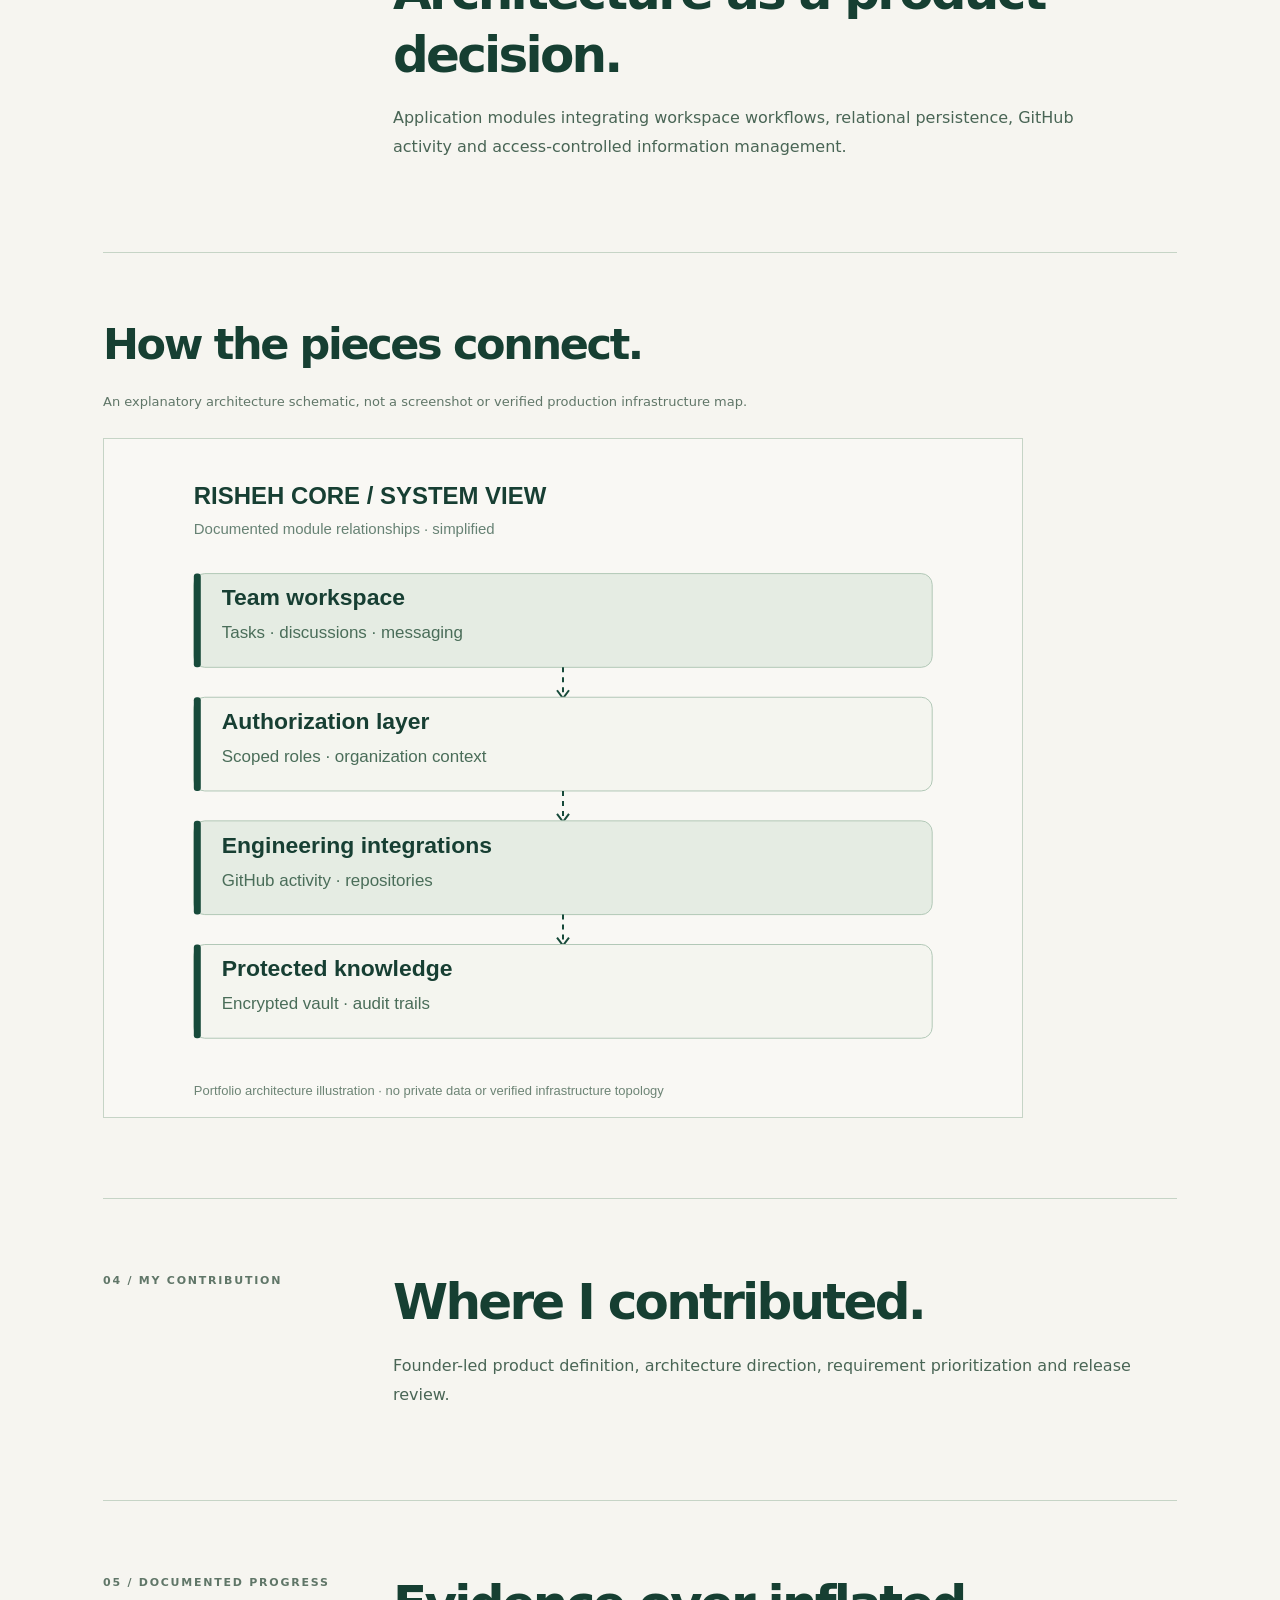
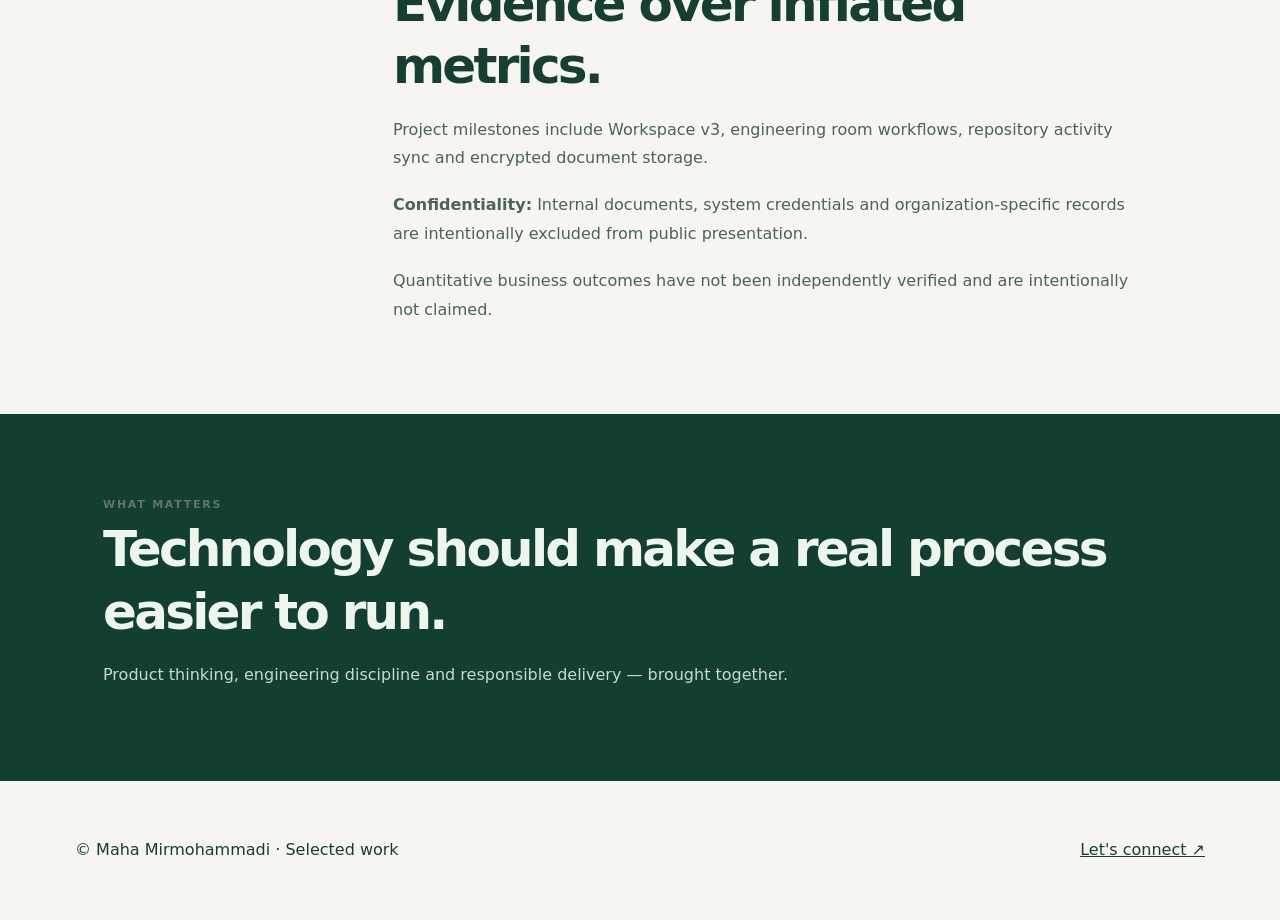
<file: docs/case-studies/risheh-core.html>
<!DOCTYPE html><html lang="en"><head><meta charset="utf-8"><meta name="viewport" content="width=device-width,initial-scale=1"><meta name="description" content="Risheh Core case study — Maha Mirmohammadi's product and engineering portfolio"><title>Risheh Core — Case Study | Maha Mirmohammadi</title><link rel="stylesheet" href="case-study.css"></head><body><div class="wrap"><nav class="nav" aria-label="Case study navigation"><a class="logo" href="../index.html">m.</a><a href="../index.html#work">← All projects</a></nav><main><header class="hero"><span class="eyebrow">SELECTED CASE STUDY / INTERNAL OPERATIONS / ENGINEERING WORKSPACE</span><h1>Risheh<br><em>Core</em></h1><p class="intro">Connecting the work behind the work.</p><span class="tag">Engineering operations · GitHub integration · Authorization · Collaboration</span></header><section class="chapter"><span class="eyebrow">01 / THE CHALLENGE</span><div><h2>A real operational problem.</h2><p>When tasks, code reviews, conversations and institutional knowledge live in separate systems, coordination becomes fragmented. The platform aims to give teams a unified operating environment while respecting access controls.</p></div></section><section class="chapter"><span class="eyebrow">02 / APPROACH & SCOPE</span><div><h2>From ambiguity to structure.</h2><ul><li>Unified team workspace with tasks, discussions and messaging</li><li>GitHub-connected engineering activity and repository context</li><li>Scoped collaboration and organization-aware access rules</li><li>Confidential documents vault with explicit access and auditing</li></ul></div></section><section class="chapter"><span class="eyebrow">03 / SYSTEM THINKING</span><div><h2>Architecture as a product decision.</h2><p>Application modules integrating workspace workflows, relational persistence, GitHub activity and access-controlled information management.</p></div></section><section class="architecture-visual" aria-label="Conceptual architecture illustration"><h2>How the pieces connect.</h2><p class="diagram-note">An explanatory architecture schematic, not a screenshot or verified production infrastructure map.</p><img src="../assets/risheh-core-architecture.svg" loading="lazy" width="920" height="680" alt="risheh core conceptual architecture diagram with four major product layers"></section><section class="chapter"><span class="eyebrow">04 / MY CONTRIBUTION</span><div><h2>Where I contributed.</h2><p>Founder-led product definition, architecture direction, requirement prioritization and release review.</p></div></section><section class="chapter"><span class="eyebrow">05 / DOCUMENTED PROGRESS</span><div><h2>Evidence over inflated metrics.</h2><p>Project milestones include Workspace v3, engineering room workflows, repository activity sync and encrypted document storage.</p><p><strong>Confidentiality:</strong> Internal documents, system credentials and organization-specific records are intentionally excluded from public presentation.</p><p>Quantitative business outcomes have not been independently verified and are intentionally not claimed.</p></div></section></main></div><div class="dark"><div class="wrap"><span class="eyebrow">WHAT MATTERS</span><h2>Technology should make a real process easier to run.</h2><p>Product thinking, engineering discipline and responsible delivery — brought together.</p></div></div><footer class="wrap foot"><span>© Maha Mirmohammadi · Selected work</span><a href="../index.html#contact">Let's connect ↗</a></footer></body></html>
</file>
<file: docs/styles-v4-20261013.css>
@import url('https://fonts.googleapis.com/css2?family=DM+Sans:wght@400;500;600;700&family=Manrope:wght@400;500;600;700;800&display=swap');
:root{--paper:#f6f5f0;--ink:#173b32;--navy:#12304a;--muted:#697b70;--line:#cbd7cb;--dark:#103c31;--accent:#bed0bb;--sans:'DM Sans',sans-serif;--display:'Manrope',sans-serif}
*{box-sizing:border-box}html{scroll-behavior:smooth;scroll-padding-top:95px}body{margin:0;background:var(--paper);color:var(--ink);font-family:var(--sans);-webkit-font-smoothing:antialiased}button,a{font:inherit}button{cursor:pointer}a{color:inherit}a:focus-visible,button:focus-visible{outline:3px solid #c48758;outline-offset:4px}a{text-decoration:none}::selection{background:#cddfd0;color:#123e2f}.skip{position:absolute;top:-100px;left:12px;background:white;padding:12px;z-index:100}.skip:focus{top:12px}#progress{position:fixed;top:0;left:0;height:3px;background:#b38b6e;width:0;z-index:100}.site-header{position:sticky;top:0;z-index:50;display:flex;justify-content:space-between;align-items:center;gap:20px;padding:19px clamp(22px,5.3vw,100px);border-bottom:1px solid rgba(23,59,50,.14);background:rgba(246,245,240,.94);backdrop-filter:blur(16px)}.wordmark{font-family:var(--display);font-weight:800;font-size:22px;letter-spacing:-1.5px}.wordmark-dot{color:#a88063}.wordmark-line{font:500 11px var(--sans);letter-spacing:.07em;color:var(--muted);padding-left:15px}nav{display:flex;gap:clamp(16px,2.3vw,32px)}nav a,.menu{font-size:12px;font-weight:700}nav a:hover,.text-link:hover{color:#986d4e}.menu{display:none;border:0;background:none;color:var(--ink)}.section-shell{padding:110px clamp(22px,8vw,145px);max-width:1800px;margin:auto}.hero{padding-top:43px;padding-bottom:42px;min-height:calc(100vh - 65px);display:flex;flex-direction:column}.hero-meta,.hero-foot{display:flex;justify-content:space-between;gap:15px;font-size:10px;letter-spacing:.18em;font-weight:700}.hero-meta{color:#496d5b}.status-dot{display:inline-block;width:7px;height:7px;margin-right:8px;border-radius:50%;background:#698d74;box-shadow:0 0 0 4px #dfebdf}.hero-grid{display:grid;grid-template-columns:1.12fr .88fr;gap:4vw;align-items:center;flex:1;padding:35px 0}.hero-copy{position:relative;z-index:2}.hero-pretitle{font-size:14px;margin:0 0 25px}.hero h1{font:800 clamp(56px,7.3vw,124px)/1.075 var(--display);letter-spacing:-.072em;margin:0;white-space:nowrap}.hero h1 em,.section-heading h2 em,.contact-section h2 em{font-family:Georgia,serif;font-weight:400;letter-spacing:-.075em}.outline{-webkit-text-stroke:1.7px var(--ink);color:transparent}.typing-row{display:flex;gap:11px;align-items:center;margin:34px 0 20px;font-weight:600;font-size:clamp(12px,1.24vw,16px);min-height:24px}.prompt{color:#ac8060;font-size:22px}.caret{height:17px;width:2px;background:var(--ink);animation:blink .8s steps(1) infinite}@keyframes blink{50%{opacity:0}}.hero-description{line-height:1.9;max-width:550px;font-size:15px;color:#4d6759}.hero-description a{text-decoration:underline;text-decoration-color:#9eb6a4;text-underline-offset:4px}.hero-actions,.contact-links{display:flex;gap:15px;flex-wrap:wrap;margin-top:30px}.btn{display:inline-flex;justify-content:space-between;gap:30px;align-items:center;padding:16px 20px;font-size:12px;font-weight:700;border:1px solid var(--ink);transition:background .2s,color .2s,transform .2s}.btn:hover{transform:translateY(-3px)}.btn-primary{background:var(--ink);color:#f8f8f4}.btn-primary:hover{background:#2d6450}.btn-line:hover{background:#e4ece4}.hero-visual{height:min(42vw,515px);min-height:330px;background:#dce5d8;position:relative;overflow:hidden;border-radius:2px;display:flex;align-items:center;justify-content:center}.hero-visual:after{position:absolute;content:'';inset:0;background:repeating-linear-gradient(0deg,transparent 0px,transparent 29px,rgba(23,74,58,.035) 30px)}.hero-visual svg{width:95%;height:95%;animation:float 11s ease-in-out infinite}.hero-visual svg circle:nth-of-type(5){animation:pulse 4s ease infinite}@keyframes float{50%{transform:rotate(3deg) scale(.98)}}@keyframes pulse{50%{opacity:.4}}.visual-label,.visual-number{position:absolute;z-index:2;font-size:10px;letter-spacing:.13em;font-weight:700}.visual-label{top:24px;left:24px}.visual-number{bottom:24px;right:24px}.hero-foot{padding-top:24px;border-top:1px solid var(--line);color:#718276}.ticker{background:var(--dark);overflow:hidden;color:#e7efe7}.ticker>div{white-space:nowrap;text-align:center;font-weight:700;font-size:clamp(11px,1.3vw,16px);letter-spacing:.075em;padding:24px;min-width:1250px}.ticker i{font-style:normal;color:#b2c9ad;padding:0 22px}.eyebrow{font-size:10px;font-weight:800;letter-spacing:.19em;color:#608071}.section-heading{margin-bottom:65px}.section-heading h2,.contact-section h2{font:750 clamp(40px,5.2vw,85px)/1.17 var(--display);letter-spacing:-.065em;margin:23px 0}.section-heading h2 em,.contact-section h2 em{color:#748c78}.about-grid{display:grid;grid-template-columns:1fr 1fr;gap:11vw}.lead{font:600 clamp(26px,2.7vw,45px)/1.33 var(--display);letter-spacing:-.04em;margin:0}.copy-column p{line-height:2;color:#4b6657;font-size:15px;margin:0 0 21px}.text-link{font-size:12px;font-weight:800;border-bottom:1px solid currentColor;padding-bottom:6px;display:inline-flex;margin-top:13px}.principles{display:grid;grid-template-columns:repeat(3,1fr);gap:30px;margin-top:100px}.principles>div{border-top:1px solid #a6bba9;padding-top:17px}.principles span,.cap-num{font-size:11px;color:#738f7d}.principles h3,.capabilities h3{font:700 19px var(--display);letter-spacing:-.04em}.principles p,.capabilities p{font-size:13px;line-height:1.9;color:#65776c}.work-section{background:#e9eee6}.section-intro{max-width:610px;color:#64776b;line-height:1.8;font-size:14px}.filters{display:flex;gap:9px;flex-wrap:wrap;margin-bottom:30px}.filter{background:transparent;border:1px solid #b6c6b6;color:#355446;padding:11px 17px;font-size:12px;font-weight:700}.filter.active,.filter:hover{background:#174a3a;color:white;border-color:#174a3a}.project-list{border-top:1px solid #b9c9b8}.project{display:grid;grid-template-columns:80px 1fr 1.4fr 30px;gap:25px;align-items:start;padding:35px 0;border-bottom:1px solid #b9c9b8;transition:padding .2s}.project:hover{padding-left:11px}.project-num{font-size:11px;color:#6c8475}.project-title{font:700 clamp(21px,2vw,30px)/1.25 var(--display);letter-spacing:-.045em;margin:0 0 9px}.project-type{font-size:10px;text-transform:uppercase;letter-spacing:.11em;color:#61806d}.project-description{font-size:13px;line-height:1.9;color:#4b6657;margin:0 0 13px}.project-tags{font-size:11px;color:#678171}.project-arrow{font-size:22px}.project a:hover{text-decoration:underline;text-underline-offset:4px}.work-footer{display:flex;justify-content:space-between;gap:20px;align-items:center;margin-top:30px;font-size:12px;color:#6b806e}.capabilities{display:grid;grid-template-columns:1fr 1fr;gap:22px}.capabilities>div{border-top:1px solid #b4c6b7;padding:24px 12px 40px 0}.journey-section{background:#143e32;color:#f0f5ed}.journey-section .section-heading h2 em{color:#b4c8b4}.journey-section .eyebrow{color:#b5cbb4}.timeline article{display:grid;grid-template-columns:1fr 2fr;gap:50px;padding:34px 0;border-top:1px solid #5e8574}.timeline-tag{font-size:11px;letter-spacing:.1em;color:#bbcebf}.timeline h3{font:700 clamp(20px,2.5vw,31px) var(--display);letter-spacing:-.04em;margin:0 0 5px}.timeline-company{color:#b5cbb4;font-weight:700}.timeline p:not(.timeline-company){color:#cfddd0;line-height:1.8;max-width:650px}.contact-section{text-align:center;padding-top:145px;padding-bottom:155px}.contact-pretitle{font-size:14px;margin-top:28px}.contact-section h2{margin:18px auto 40px}.contact-links{justify-content:center}.contact-note{margin:35px auto 0;max-width:550px;color:#738676;font-size:12px;line-height:1.8}.footer{border-top:1px solid #cad9cb;padding:26px clamp(22px,5.3vw,100px);display:flex;justify-content:space-between;gap:15px;font-size:11px;color:#677a6e}.footer a:hover{text-decoration:underline}
@media(max-width:1050px){.hero h1{font-size:clamp(49px,6.8vw,80px)}.hero-grid{gap:25px}.section-shell{padding-left:6vw;padding-right:6vw}.project{grid-template-columns:42px 1fr 1.25fr 20px;gap:16px}}@media(max-width:740px){.site-header{padding:18px 22px}.wordmark-line{display:none}.menu{display:block}nav{display:none;position:absolute;top:61px;left:0;right:0;background:var(--paper);border-bottom:1px solid var(--line);padding:26px;flex-direction:column;box-shadow:0 15px 25px #123e2f13}nav.open{display:flex}nav a{font-size:15px}.section-shell{padding:75px 22px}.hero{padding-top:23px;min-height:0;padding-bottom:23px}.hero-grid{grid-template-columns:1fr;padding:65px 0 23px}.hero h1{font-size:clamp(47px,10vw,76px)}.hero-visual{min-height:320px;height:340px;margin-top:26px}.hero-meta,.hero-foot{font-size:9px}.hero-index,.hero-foot span:last-child{display:none}.about-grid,.capabilities,.principles{grid-template-columns:1fr}.about-grid{gap:25px}.principles{margin-top:55px;gap:19px}.section-heading{margin-bottom:40px}.project{grid-template-columns:35px 1fr 20px;gap:14px}.project-details{grid-column:2/3}.project-arrow{grid-column:3;grid-row:1}.work-footer{display:block}.timeline article{grid-template-columns:1fr;gap:10px}.footer{flex-wrap:wrap}.ticker>div{text-align:left}.contact-section{padding-top:95px;padding-bottom:100px}}@media(prefers-reduced-motion:reduce){*,*::before,*::after{scroll-behavior:auto!important;animation:none!important;transition:none!important}}
/* MAHA / Editorial experimental direction — original visual system */
:root{--paper:#f7f7f3;--ink:#141a17;--dark:#153c32;--line:#c5cac4;--muted:#5b665d}
body{background:var(--paper);color:var(--ink)}.grain{pointer-events:none;position:fixed;inset:0;z-index:80;opacity:.095;background-image:url("data:image/svg+xml,%3Csvg viewBox='0 0 180 180' xmlns='http://www.w3.org/2000/svg'%3E%3Cfilter id='n'%3E%3CfeTurbulence type='fractalNoise' baseFrequency='.7' numOctaves='2' stitchTiles='stitch'/%3E%3C/filter%3E%3Crect width='180' height='180' filter='url(%23n)' opacity='.22'/%3E%3C/svg%3E")}
.side-mark{position:fixed;right:7px;top:50%;transform:translateY(-50%);writing-mode:vertical-rl;font:800 9px var(--display);letter-spacing:.21em;color:#52665a;z-index:20}
.site-header{border-bottom:1px solid #1e2c23;background:rgba(247,247,243,.96);padding-top:23px;padding-bottom:23px}
.wordmark{font-size:25px;letter-spacing:-2px}.wordmark-line{text-transform:uppercase}.site-header nav a{text-transform:uppercase;letter-spacing:.09em;font-size:10px}
.hero{max-width:none;min-height:calc(100svh - 70px);padding-left:clamp(22px,4vw,70px);padding-right:clamp(22px,4vw,70px);padding-bottom:19px}
.hero-grid{grid-template-columns:1.07fr .93fr;gap:0;padding:22px 0 28px}.hero-copy{align-self:stretch;display:flex;flex-direction:column;justify-content:flex-end;padding:clamp(25px,4vw,75px) 10px 5px 0}
.hero-pretitle{font-size:10px;letter-spacing:.16em;font-weight:800;margin-bottom:auto;padding-top:12px}
.hero h1{font-family:var(--display);font-size:clamp(56px,6.9vw,134px);line-height:.96;letter-spacing:-.085em;font-weight:800;margin:50px 0 28px}
.hero h1 em{font-family:Georgia,serif;font-weight:400;font-size:.92em;letter-spacing:-.09em}
.outline{-webkit-text-stroke:2px #161a17}.hero-description{max-width:490px;font-size:13px;line-height:1.8;color:#46544a}
.typing-row{margin:0 0 10px;text-transform:uppercase;letter-spacing:.05em;font-size:11px}
.hero-visual.creative-visual{align-self:stretch;min-height:600px;height:auto;max-height:850px;background:#194639;border-radius:0;isolation:isolate}
.creative-visual .visual-marquee{font:900 clamp(130px,21vw,400px)/.9 var(--display);color:#d6e5d8;position:absolute;left:-13%;bottom:19%;letter-spacing:-.14em;transform:rotate(-90deg);z-index:2;opacity:.94;user-select:none}
.creative-visual .visual-marquee span{font-size:.18em;letter-spacing:0;vertical-align:top}
.creative-visual svg{width:105%;height:100%;transform:translate(21%,0);mix-blend-mode:screen;opacity:.24;animation:visualShift 13s ease-in-out infinite}
@keyframes visualShift{50%{transform:translate(15%,3%) rotate(12deg)}}
.creative-visual .visual-label,.creative-visual .visual-number{color:#d5e8d7}.creative-visual .visual-number{max-width:180px;text-align:right;line-height:1.6}
.hero-meta,.hero-foot{letter-spacing:.15em;color:#2d4d3b}
.hero-actions .btn{border-radius:0;text-transform:uppercase;letter-spacing:.07em}
.ticker{background:#d5e5d4;color:#153f30;border-top:1px solid #122e24;border-bottom:1px solid #122e24}.ticker>div{font-weight:900;font-size:clamp(15px,1.9vw,25px);letter-spacing:-.025em;padding:19px}.ticker i{color:#6f9176}
.section-shell:not(.hero){max-width:1650px}.section-heading h2,.contact-section h2{font-weight:800;letter-spacing:-.075em;line-height:1.05}
.section-heading h2 em,.contact-section h2 em{color:#5c8070}
.work-section{background:#e2e7df}.work-section .section-heading h2{font-size:clamp(48px,6.7vw,115px)}
.project{position:relative;grid-template-columns:65px minmax(190px,.95fr) minmax(250px,1fr) 30px;min-height:210px;padding-top:52px;padding-bottom:50px}
.project:before{content:"";position:absolute;inset:0;background:#174a3a;transform:scaleY(0);transform-origin:bottom;transition:transform .35s cubic-bezier(.16,1,.3,1);pointer-events:none}
.project:hover:before{transform:scaleY(1)}.project>*{position:relative;z-index:2}.project:hover{color:#edf5ed;padding-left:15px}.project:hover .project-description,.project:hover .project-tags,.project:hover .project-type,.project:hover .project-num{color:#dae8db}
.project-title{font-size:clamp(29px,3.2vw,53px);letter-spacing:-.075em;text-transform:uppercase;line-height:1.06}
.project-arrow{font-size:30px}.filter{border-color:#6a8a75;text-transform:uppercase;letter-spacing:.08em;font-size:10px}
.capabilities>div{padding:35px 20px 45px 0}.capabilities h3{font-size:clamp(24px,2.8vw,42px);text-transform:uppercase;letter-spacing:-.055em}
.contact-section{background:var(--paper)}.contact-section h2{font-size:clamp(51px,9vw,140px)}
@media(min-width:1550px){.hero h1{font-size:clamp(100px,7.2vw,150px)}}
@media(max-width:1050px){.hero-grid{grid-template-columns:1fr 1fr}.hero h1{font-size:clamp(48px,6.8vw,75px)}.hero-visual.creative-visual{min-height:520px}.creative-visual .visual-marquee{font-size:clamp(125px,19vw,250px)}}
@media(max-width:740px){.side-mark{display:none}.hero{padding:20px 16px}.hero-grid{grid-template-columns:1fr;gap:0;padding-top:20px}.hero-copy{padding:22px 0 34px;min-height:490px}.hero-pretitle{margin-bottom:0}.hero h1{font-size:clamp(55px,12vw,83px);margin:42px 0 24px}.hero-visual.creative-visual{height:360px;min-height:360px}.creative-visual .visual-marquee{font-size:175px;left:0;bottom:18%}.hero-description{font-size:13px}.work-section .section-heading h2{font-size:clamp(44px,9vw,78px)}.project{grid-template-columns:30px 1fr 22px;min-height:0;padding:35px 0}.project-title{font-size:clamp(26px,7vw,40px)}.project-details{grid-column:2;grid-row:2}.project-arrow{grid-row:1;grid-column:3}.capabilities h3{font-size:26px}}
@media(prefers-reduced-motion:reduce){.creative-visual svg{animation:none}.project:before{transition:none}}

/* V4: Motion as narrative, not decoration */
.page-intro{position:fixed;inset:0;z-index:120;background:#174a3a;color:#f7f7f3;display:flex;align-items:center;justify-content:center;flex-direction:column;gap:25px;pointer-events:none;animation:introExit 1s cubic-bezier(.76,0,.24,1) .65s both}.page-intro>span{font:900 clamp(80px,18vw,250px)/1 var(--display);letter-spacing:-.105em;animation:introWord .75s ease both}.intro-dot{color:#c6a38b}.page-intro small{font-size:10px;font-weight:700;letter-spacing:.2em}@keyframes introExit{to{clip-path:inset(0 0 100% 0);visibility:hidden}}@keyframes introWord{from{transform:translateY(25px);opacity:0}to{transform:translateY(0);opacity:1}}
[data-reveal]{opacity:0;transform:translateY(36px);transition:opacity .7s ease,transform .75s cubic-bezier(.2,.7,.1,1)}[data-reveal].revealed{opacity:1;transform:none}
.spotlight{display:grid;grid-template-columns:1fr 1fr;min-height:430px;background:#174a3a;margin:0 0 42px;color:#f4f8f2;overflow:hidden}.spotlight-copy{padding:clamp(28px,5vw,75px);display:flex;flex-direction:column;align-items:flex-start}.spotlight .eyebrow{color:#bbd1c0}.spotlight h3{font:800 clamp(42px,5.4vw,85px)/1.05 var(--display);letter-spacing:-.07em;margin:35px 0 20px}.spotlight p{max-width:480px;line-height:1.8;color:#d0e0d0;margin:0 0 25px}.spotlight a{font-size:11px;font-weight:800;letter-spacing:.1em;border-bottom:1px solid currentColor;padding-bottom:8px}.spotlight-controls{display:flex;gap:9px;margin-top:auto;padding-top:28px}.spotlight-controls button{width:49px;height:49px;border:1px solid #b5cbb9;background:transparent;color:white;font-size:20px}.spotlight-controls button:hover{background:#d6e8d5;color:#174a3a}.spotlight-art{position:relative;overflow:hidden;background:#d2e3ce;color:#174a3a;display:grid;place-items:center;min-height:370px;transition:background .4s ease}.spotlight-art-label,.spotlight-art-type{position:absolute;font:800 11px var(--display);letter-spacing:.13em;z-index:2}.spotlight-art-label{top:25px;left:25px}.spotlight-art-type{bottom:25px;right:25px}.spotlight-orbit{border:2px solid #528169;width:min(66%,340px);aspect-ratio:1;border-radius:50%;position:absolute;animation:orbit 16s linear infinite}.spotlight-orbit:before{content:"";width:18px;height:18px;border-radius:50%;background:#174a3a;position:absolute;top:3%;left:14%}.orbit-two{width:min(42%,220px);animation-direction:reverse;animation-duration:11s}.spotlight-symbol{font:900 clamp(80px,13vw,170px)/1 var(--display);z-index:1}@keyframes orbit{to{transform:rotate(360deg)}}.spotlight-art.is-changing .spotlight-symbol{animation:spotIn .45s cubic-bezier(.2,.8,.2,1)}@keyframes spotIn{from{opacity:0;transform:translateY(26px) rotate(-10deg)}to{opacity:1;transform:none}}
@media(max-width:740px){.spotlight{grid-template-columns:1fr}.spotlight-copy{min-height:350px}.spotlight-art{min-height:280px}.spotlight h3{font-size:52px}.page-intro>span{font-size:22vw}}@media(prefers-reduced-motion:reduce){.page-intro{display:none}[data-reveal]{opacity:1;transform:none;transition:none}.spotlight-orbit,.spotlight-art.is-changing .spotlight-symbol{animation:none}}
</file>
<file: docs/styles-v5.css>
/* MAHA V5 / Studio Portfolio — a fresh, art-directed layer */
@import url('https://fonts.googleapis.com/css2?family=DM+Sans:wght@400;500;600;700&family=Space+Grotesk:wght@400;500;600;700&display=swap');
:root{--paper:#faf8f1;--ink:#153c31;--muted:#627467;--line:#bbc9b9;--display:'Space Grotesk',sans-serif}
body{background:var(--paper)}.site-header{background:rgba(250,248,241,.94);border-bottom:1px solid #a8b9ad}.wordmark{font-size:29px}.site-header nav a{font-family:var(--display)}.site-header nav a:hover{color:#b06a46}
.hero{position:relative;min-height:calc(100svh - 75px);padding-bottom:22px}.hero-grid{grid-template-columns:1.05fr .95fr;gap:22px;align-items:stretch;padding:27px 0 25px}.hero-copy{padding:clamp(20px,3.5vw,65px) 10px 18px 0;min-height:620px}.hero-pretitle{background:#dce8d9;align-self:flex-start;padding:8px 13px;font-size:10px;letter-spacing:.08em;transform:rotate(-2deg)}.hero h1{font-family:var(--display);font-weight:700;letter-spacing:-.095em;line-height:.88;font-size:clamp(58px,8vw,145px);position:relative;margin:auto 0 28px;z-index:3}.hero h1 em{color:#b37555;font-family:Georgia,serif;font-weight:400;letter-spacing:-.1em}.hero h1 .outline{-webkit-text-stroke:2px #163b30;color:transparent}.hero h1 .micro-star{display:inline-block;font-size:.28em;vertical-align:top;transform:rotate(18deg);color:#aa744f;margin-left:16px;letter-spacing:0}.hero-description{max-width:550px;font-size:14px;line-height:1.85}.typing-row{min-height:28px;letter-spacing:.03em;font-size:12px;font-weight:700}.btn{border-radius:40px;padding:17px 22px;transition:transform .2s,background .2s}.btn:hover{transform:translateY(-4px) rotate(-1deg)}.btn-primary{background:#163d31;border-color:#163d31}.btn-line{border-color:#163d31}
.hero-visual.creative-visual{min-height:620px;max-height:none;background:#c9dbbd;overflow:hidden;position:relative;border-radius:4px 90px 4px 4px}.creative-visual:before{content:"";position:absolute;inset:15px;border:1px solid rgba(22,64,50,.35);border-radius:1px 75px 1px 1px;z-index:2;pointer-events:none}.creative-visual .visual-label,.creative-visual .visual-number{color:#174a3a}.creative-visual svg{opacity:.6;mix-blend-mode:multiply;transform:none;position:absolute;left:0;top:0;animation:shapeSway 16s ease-in-out infinite}.creative-visual .visual-marquee{font:700 clamp(100px,18vw,290px)/1 var(--display);position:absolute;transform:rotate(-90deg);left:-18%;bottom:35%;letter-spacing:-.14em;color:#174a3a;z-index:3;opacity:.95}.creative-visual .visual-marquee span{color:#aa744f}.creative-visual .visual-number{max-width:220px;text-align:right}.hero-visual:after{opacity:.15}.studio-stamp{position:absolute;top:50%;right:4%;height:132px;width:132px;border-radius:100%;background:#b97d57;color:#fff8ee;z-index:5;display:grid;place-items:center;transform:rotate(12deg);text-align:center;border:1px solid #e6c7ae;box-shadow:0 12px 40px #163b3033}.studio-stamp span{font:700 12px/1.4 var(--display);letter-spacing:.1em}.hero-foot{font-size:10px}.hero-meta .eyebrow{background:transparent}.ticker{background:#163d31;color:#e5eadf}.ticker>div{font-weight:700;font-size:clamp(17px,2vw,28px)}.ticker i{color:#bf8c6b}
.section-heading h2{font-size:clamp(48px,6.1vw,105px);font-family:var(--display);font-weight:700;line-height:1.05}.section-heading h2 em{font-family:Georgia,serif;color:#ad7551}.eyebrow{color:#587362}.lead{font-family:var(--display);font-size:clamp(25px,3vw,47px)}.principles>div{background:#e5ebdd;padding:28px;min-height:235px;border:1px solid #cbd7c6;border-radius:0 42px 0 0;transition:transform .3s}.principles>div:nth-child(2){background:#e6decf}.principles>div:nth-child(3){background:#d9e5e2}.principles>div:hover{transform:translateY(-9px)}
.work-section{background:#ebeee5}.work-section .section-heading h2{font-size:clamp(50px,6vw,100px)}.spotlight{border-radius:2px 70px 2px 2px;min-height:480px;box-shadow:14px 14px 0 #d0dccb}.spotlight-art{background:#cbd9bf}.spotlight-symbol{color:#b07552}.spotlight-copy{background:#153c31}.spotlight h3{font-family:var(--display)}.project{min-height:185px;border-color:#bfcdc1}.project-title{font:700 clamp(25px,3vw,48px)/1.08 var(--display)}.project:hover:before{background:#184d3b}.project .project-arrow{transition:transform .2s}.project:hover .project-arrow{transform:rotate(45deg)}.project-type{letter-spacing:.1em}.filter{border-radius:50px}.capabilities>div{border-color:#b6c8b8}.capabilities h3{font-family:var(--display)}.journey-section{background:#14392f}.contact-section h2{font-size:clamp(65px,9vw,155px);line-height:.95}.contact-section h2 em{color:#b47d58}.contact-links .btn{min-width:180px}.footer{background:#163d31;color:#e4eade;border-top:0}.footer a{color:#e4eade}
@keyframes shapeSway{50%{transform:translate(12px,-10px) rotate(7deg)}}@media(max-width:1050px){.hero-grid{grid-template-columns:1fr 1fr}.hero h1{font-size:clamp(49px,7vw,82px)}.hero-copy,.hero-visual.creative-visual{min-height:520px}.creative-visual .visual-marquee{font-size:clamp(110px,18vw,200px)}}@media(max-width:740px){.hero{padding:18px}.hero-grid{display:flex;flex-direction:column}.hero-copy{min-height:485px;padding:20px 0 28px}.hero h1{font-size:clamp(58px,12vw,90px);margin:55px 0 22px}.hero-visual.creative-visual{min-height:370px;height:370px;border-radius:3px 64px 3px 3px}.creative-visual:before{border-radius:1px 52px 1px 1px}.creative-visual .visual-marquee{font-size:165px;left:-5%;bottom:26%}.studio-stamp{width:95px;height:95px;right:6%;top:40%}.studio-stamp span{font-size:10px}.principles>div{min-height:0}.spotlight{border-radius:2px 45px 2px 2px}.side-mark{display:none}.contact-section h2{font-size:clamp(52px,10vw,85px)}}
@media(prefers-reduced-motion:reduce){.creative-visual svg{animation:none}.principles>div{transition:none}.studio-stamp{transform:none}}
</file>
<file: docs/case-studies/case-study.css>
:root{--bg:#f6f5f0;--ink:#163f32;--muted:#607668;--line:#c6d4c6}*{box-sizing:border-box}html{scroll-behavior:smooth}body{margin:0;background:var(--bg);font:16px/1.8 system-ui,-apple-system,Segoe UI,sans-serif;color:var(--ink)}a{color:inherit}a:focus-visible{outline:3px solid #c48f60;outline-offset:4px}.wrap{max-width:1130px;margin:auto;padding:0 28px}.nav{display:flex;justify-content:space-between;align-items:center;padding:25px 0;border-bottom:1px solid var(--line)}.logo{font-weight:900;font-size:22px;text-decoration:none}.nav a:last-child{text-decoration:none;font-size:13px}.hero{padding:110px 0 90px}.eyebrow{font-size:11px;font-weight:800;letter-spacing:.16em;color:var(--muted)}h1{font-size:clamp(55px,9vw,112px);line-height:1.05;letter-spacing:-.075em;margin:20px 0}h1 em{font:italic 400 1em Georgia,serif}h2{font-size:clamp(28px,4vw,50px);letter-spacing:-.055em;line-height:1.25;margin:0 0 18px}.intro{font-size:clamp(19px,2.5vw,29px);line-height:1.45;max-width:820px}.chapter{padding:72px 0;border-top:1px solid var(--line);display:grid;grid-template-columns:260px 1fr;gap:30px}.chapter p{max-width:740px;color:#496555;margin:0 0 18px}.chapter ul{margin:0;padding-left:21px}.chapter li{padding:8px 0;max-width:750px}.tag{display:inline-block;border:1px solid #a7bca9;padding:8px 12px;font-size:12px;margin:14px 0}.dark{background:#123f32;color:#edf5ed;padding:75px 0}.dark p{color:#c9dacd}.foot{padding:55px 0;display:flex;justify-content:space-between;flex-wrap:wrap;gap:20px}.foot a:hover,.nav a:hover{text-decoration:underline}@media(max-width:700px){.hero{padding:75px 0}.chapter{grid-template-columns:1fr;gap:15px;padding:50px 0}.foot{display:block}}@media(prefers-reduced-motion:reduce){html{scroll-behavior:auto}}
.architecture-visual{padding:65px 0 80px;border-top:1px solid var(--line)}.architecture-visual h2{font-size:clamp(28px,3.5vw,43px)}.architecture-visual img{width:100%;max-width:920px;height:auto;display:block;border:1px solid var(--line);background:#f9f8f4}.diagram-note{font-size:13px;color:var(--muted);margin-bottom:25px;max-width:650px}
</file>
